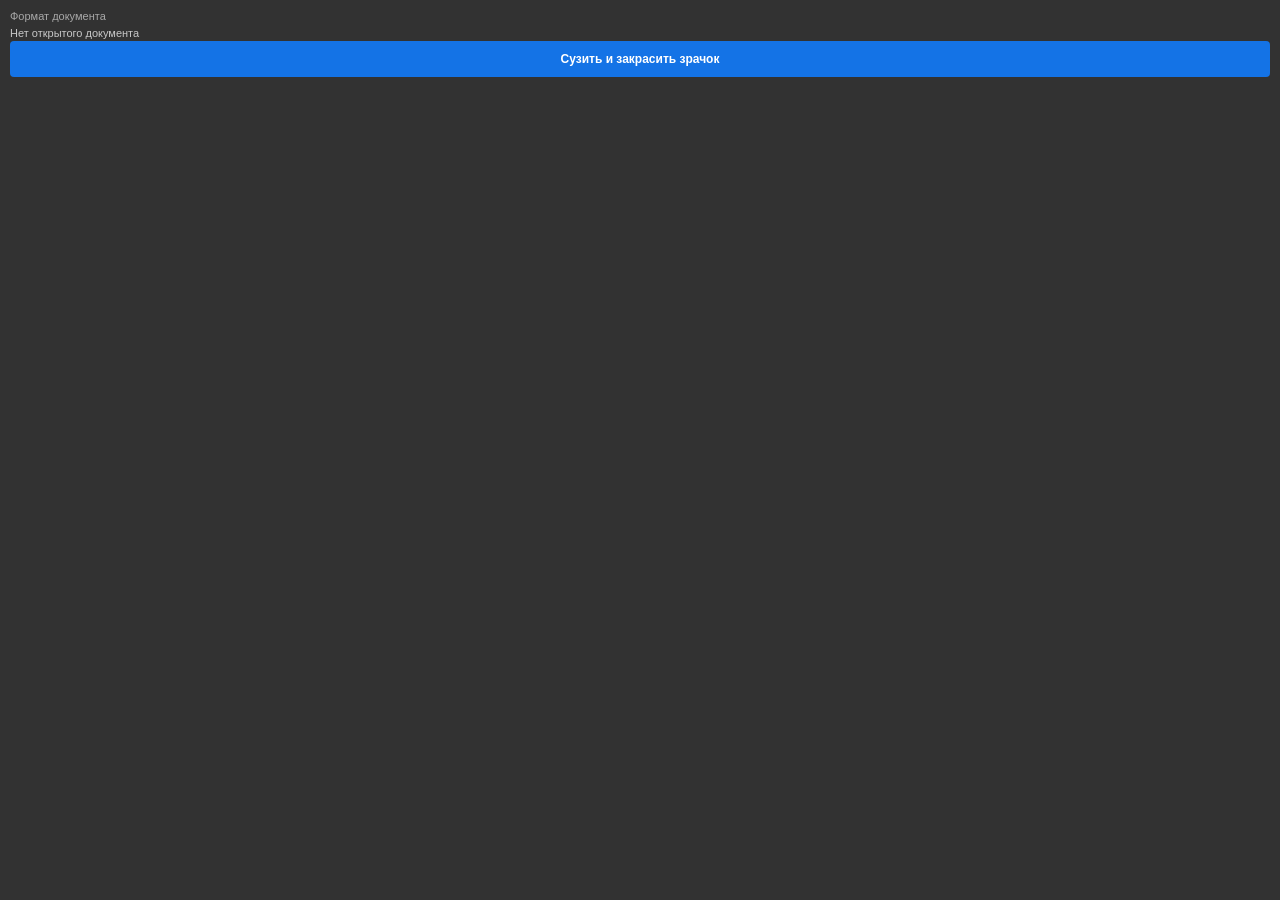
<file: IrisTools/files/IrisToolsPanel/index.html>
<!DOCTYPE html>
<html lang="ru">
<head>
<meta charset="utf-8">
<style>
  body {
    margin: 0;
    padding: 10px;
    background: #323232;
    color: #e8e8e8;
    font-family: "Adobe Clean", sans-serif;
    font-size: 12px;
  }
  .section {
    margin-bottom: 4px;
    font-size: 11px;
    color: #a8a8a8;
  }
  #fmtInfo {
    font-size: 11px;
    line-height: 15px;
    color: #c8c8c8;
  }
  sp-slider {
    width: 100%;
    margin: 10px 0 8px;
  }
  .hidden { display: none; }
  .btn {
    padding: 11px 0;
    text-align: center;
    background: #1473e6;
    border-radius: 4px;
    color: #ffffff;
    font-size: 12px;
    font-weight: 700;
  }
  .btn.disabled { opacity: 0.4; }

  #tplRow { margin-top: 8px; }
  .tpl-row {
    display: flex;
    flex-direction: row;
    margin-bottom: 5px;
  }
  .tpl {
    flex: 1;
    margin-right: 5px;
    padding: 9px 0;
    text-align: center;
    background: #3d3d3d;
    border-radius: 4px;
    color: #d8d8d8;
    font-size: 11px;
    line-height: 13px;
  }
  .tpl.last { margin-right: 0; }

  #status {
    display: none;
    margin-top: 8px;
    font-size: 11px;
    line-height: 15px;
  }
  #status.err {
    display: block;
    color: #ff6b6b;
  }
</style>
</head>
<body>

  <div class="section">Формат документа</div>
  <div id="fmtInfo">Нет открытого документа</div>

  <sp-slider id="pupilSlider" min="300" max="2200" value="900" step="2"></sp-slider>
  <div class="hidden"><span id="pupilVal">900</span></div>

  <div class="btn" id="applyBtn">Сузить и закрасить зрачок</div>

  <div id="tplRow"></div>

  <div id="status"></div>

<script src="main.js"></script>
</body>
</html>
</file>
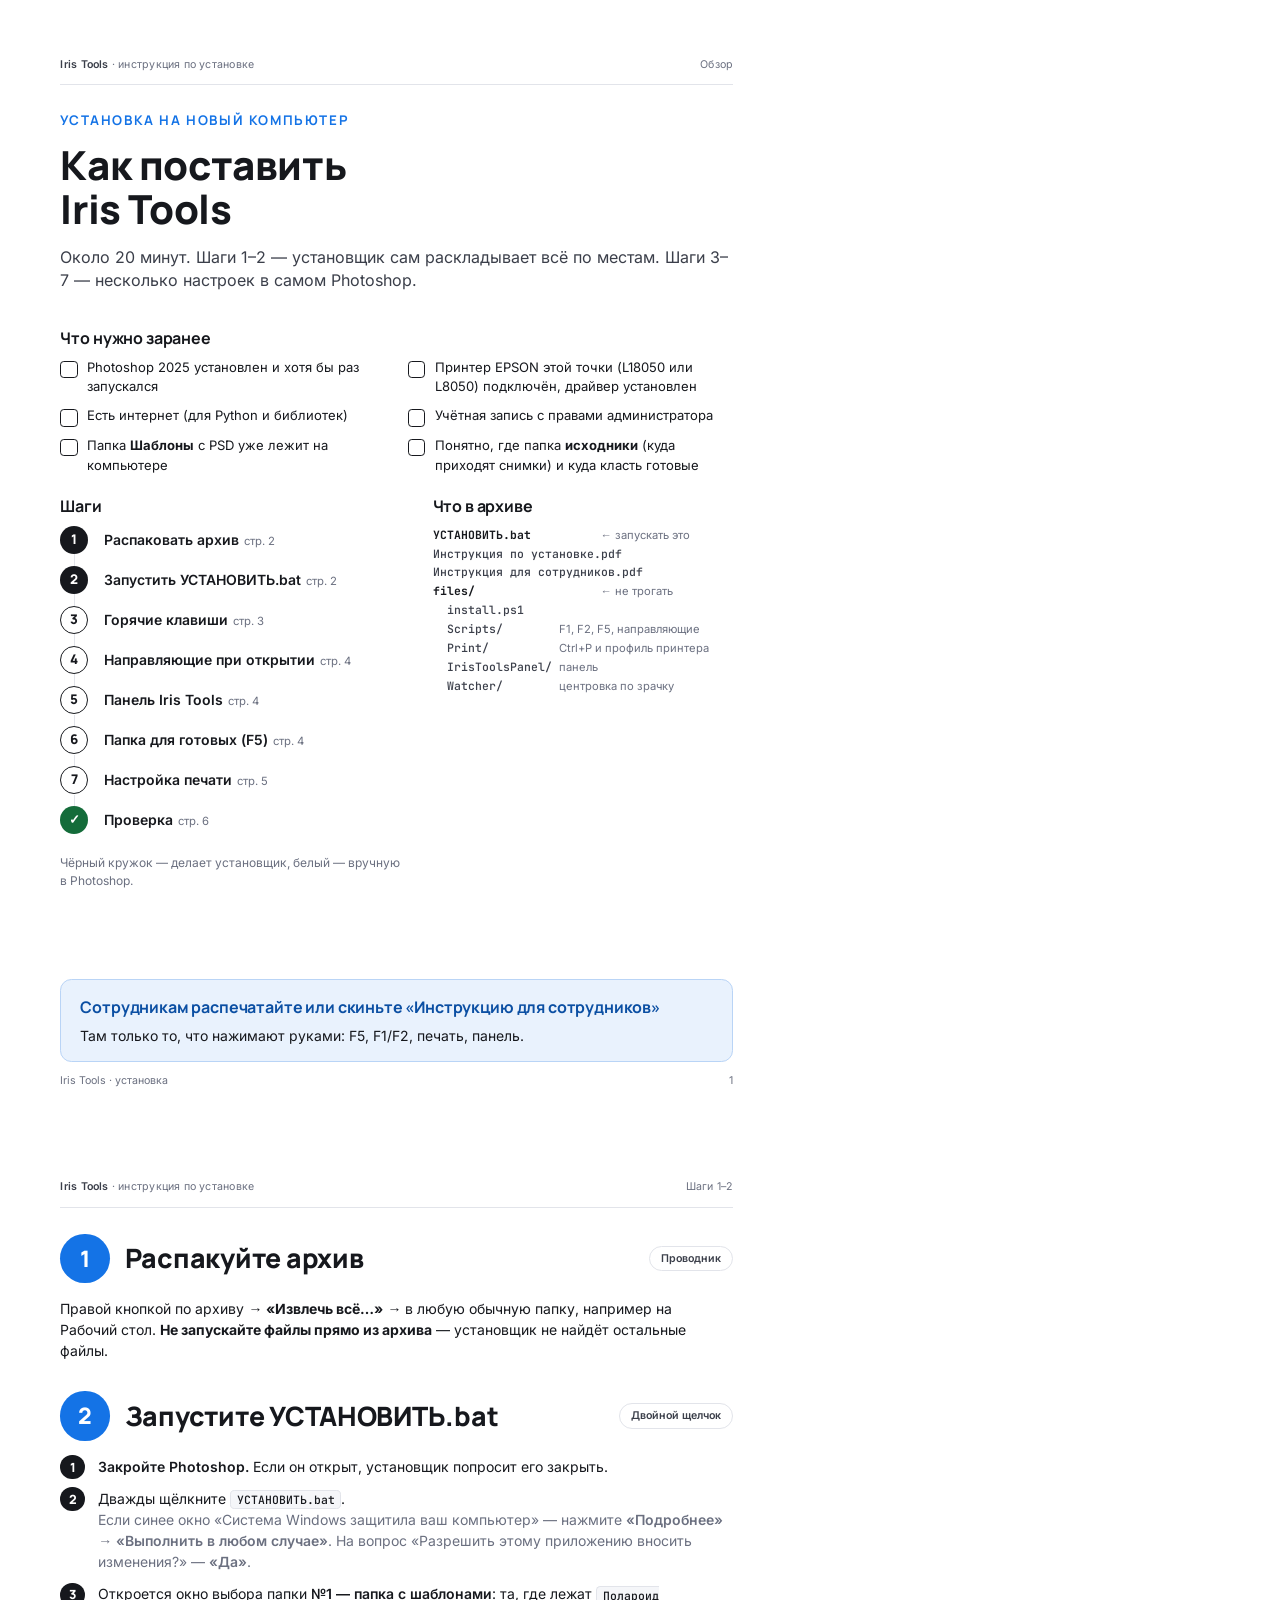
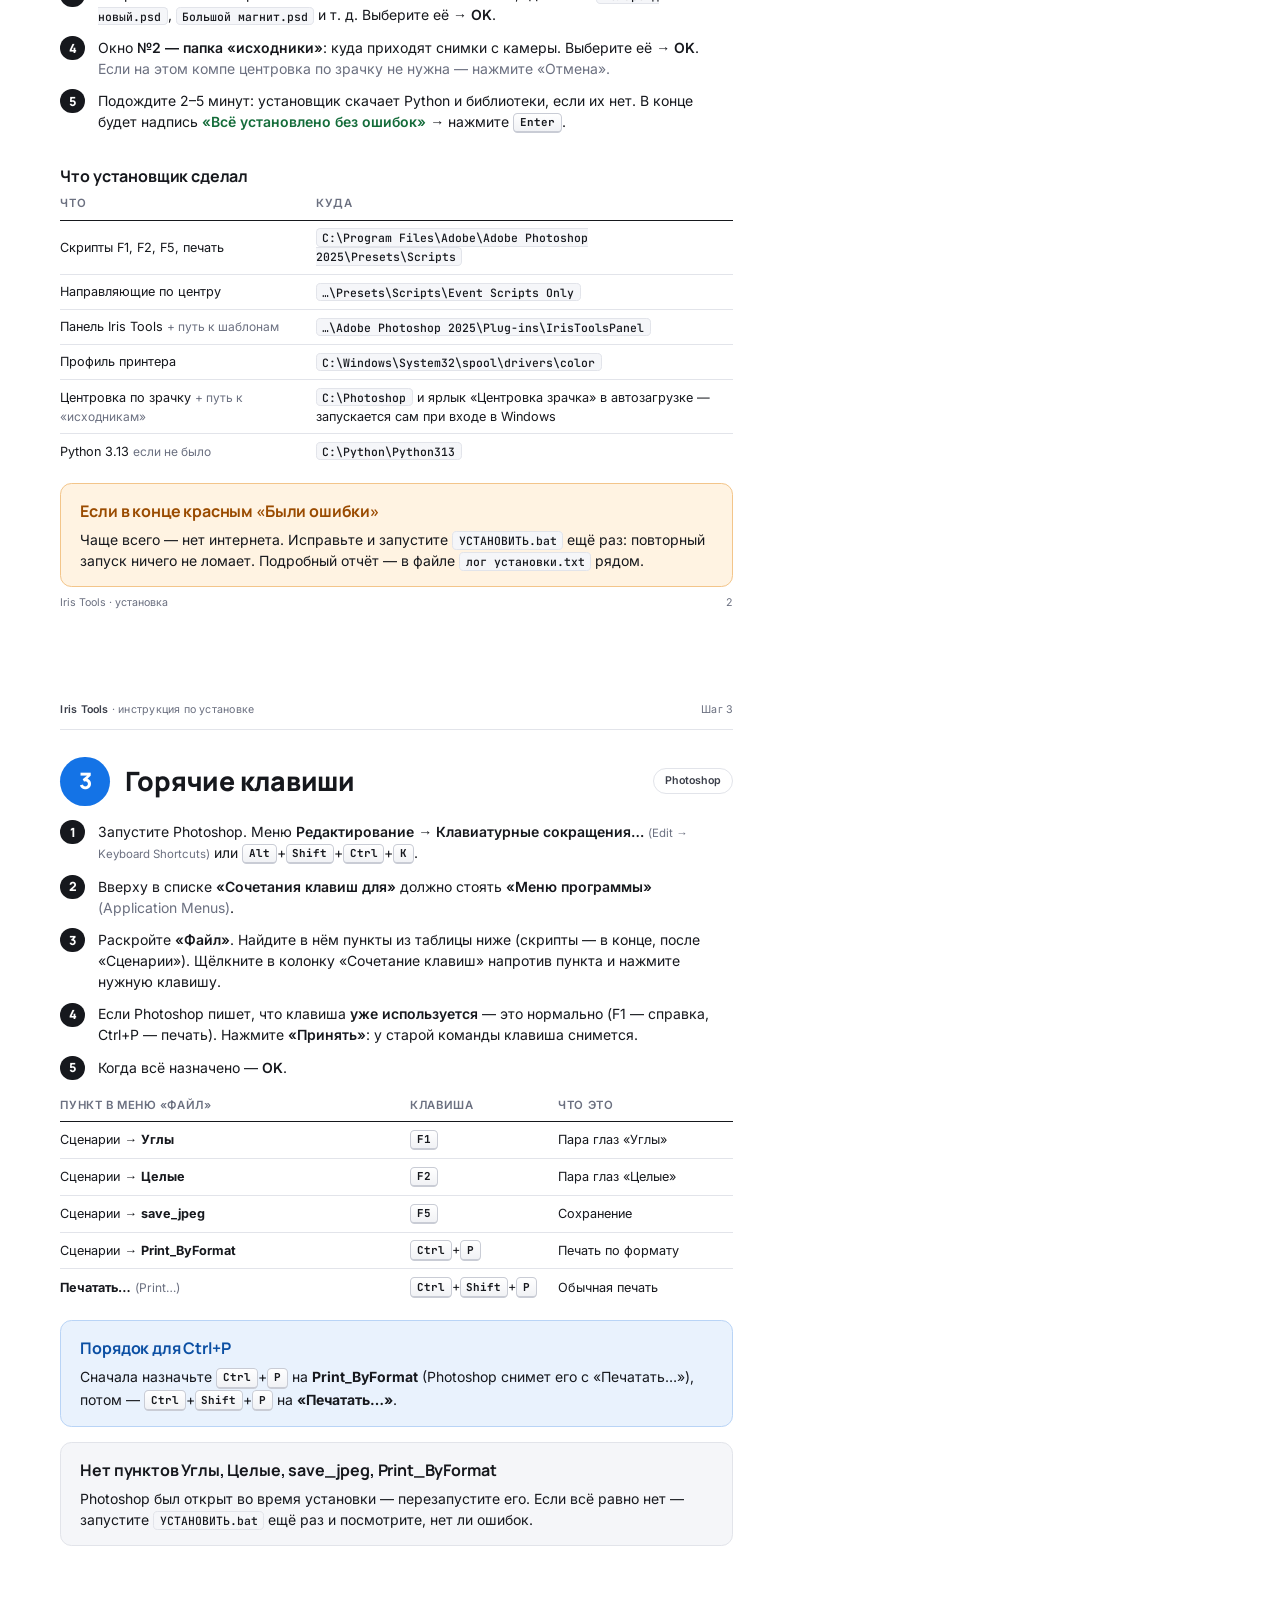
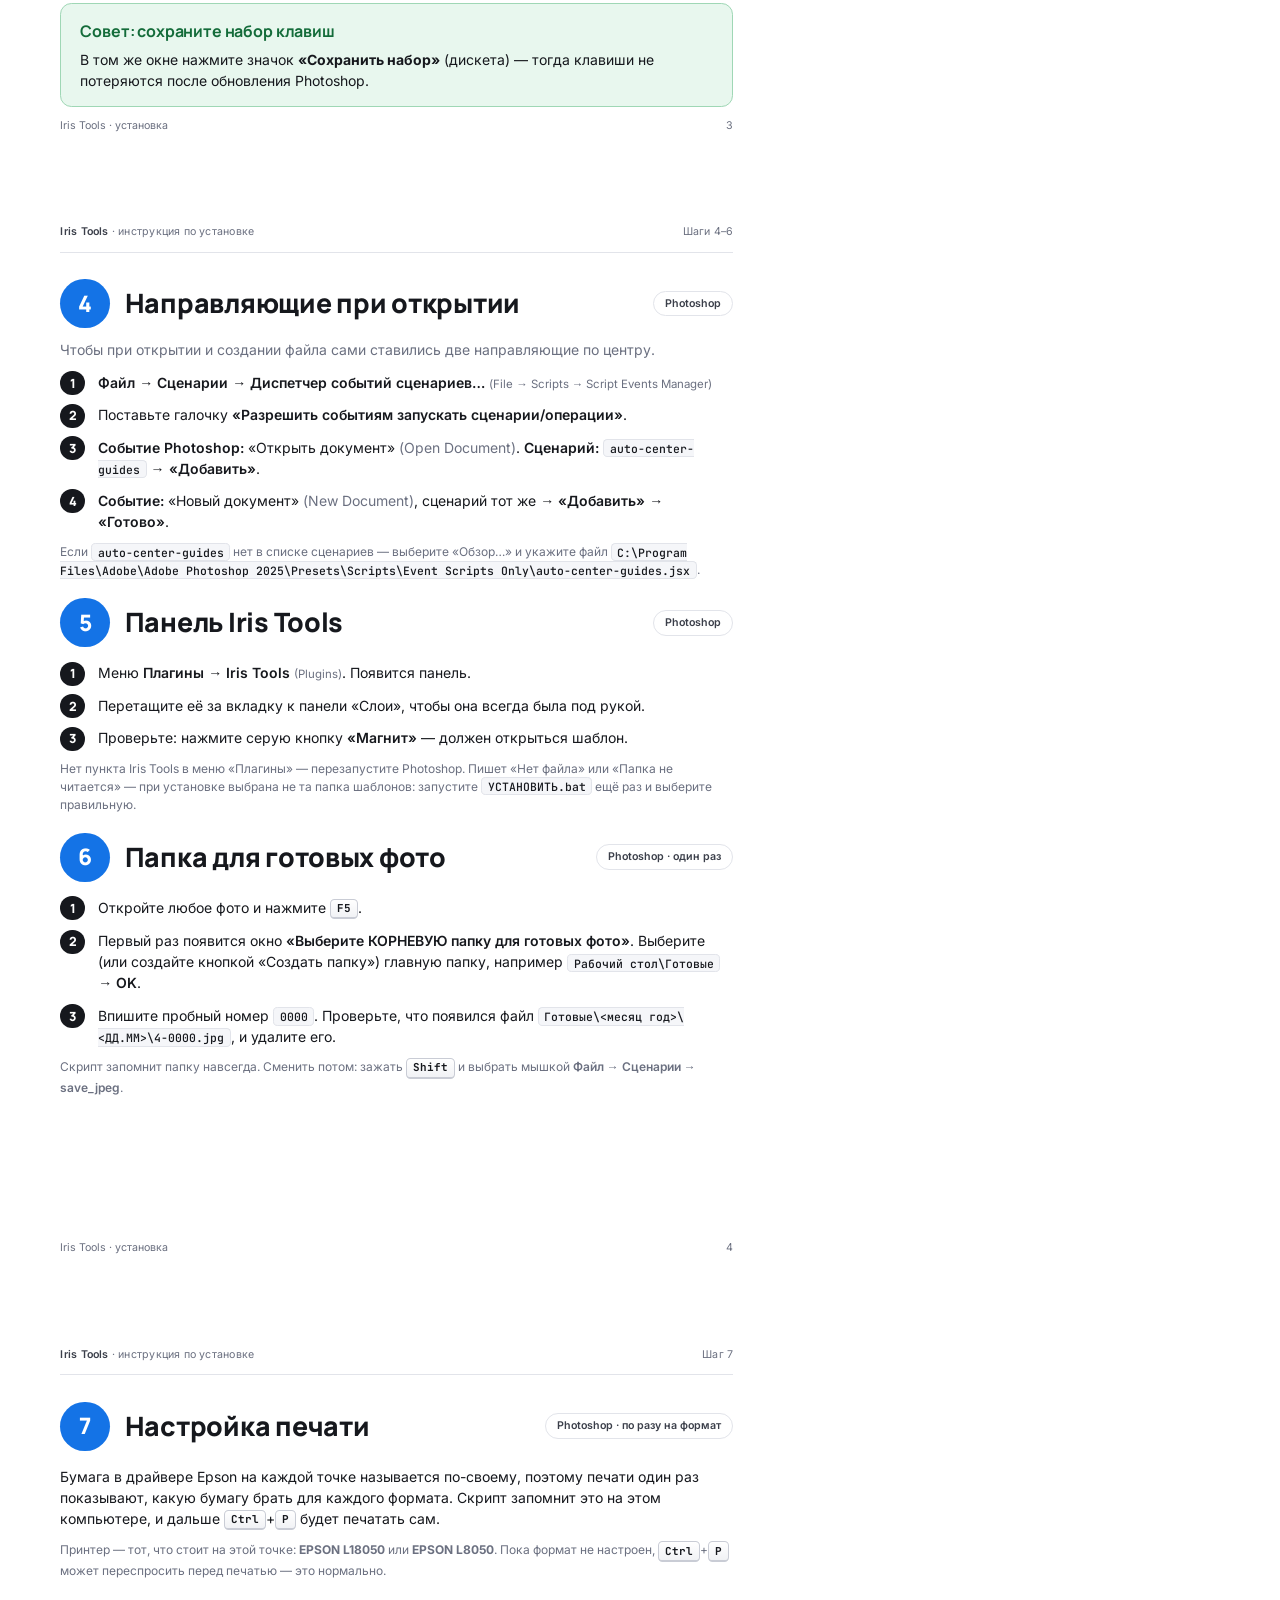
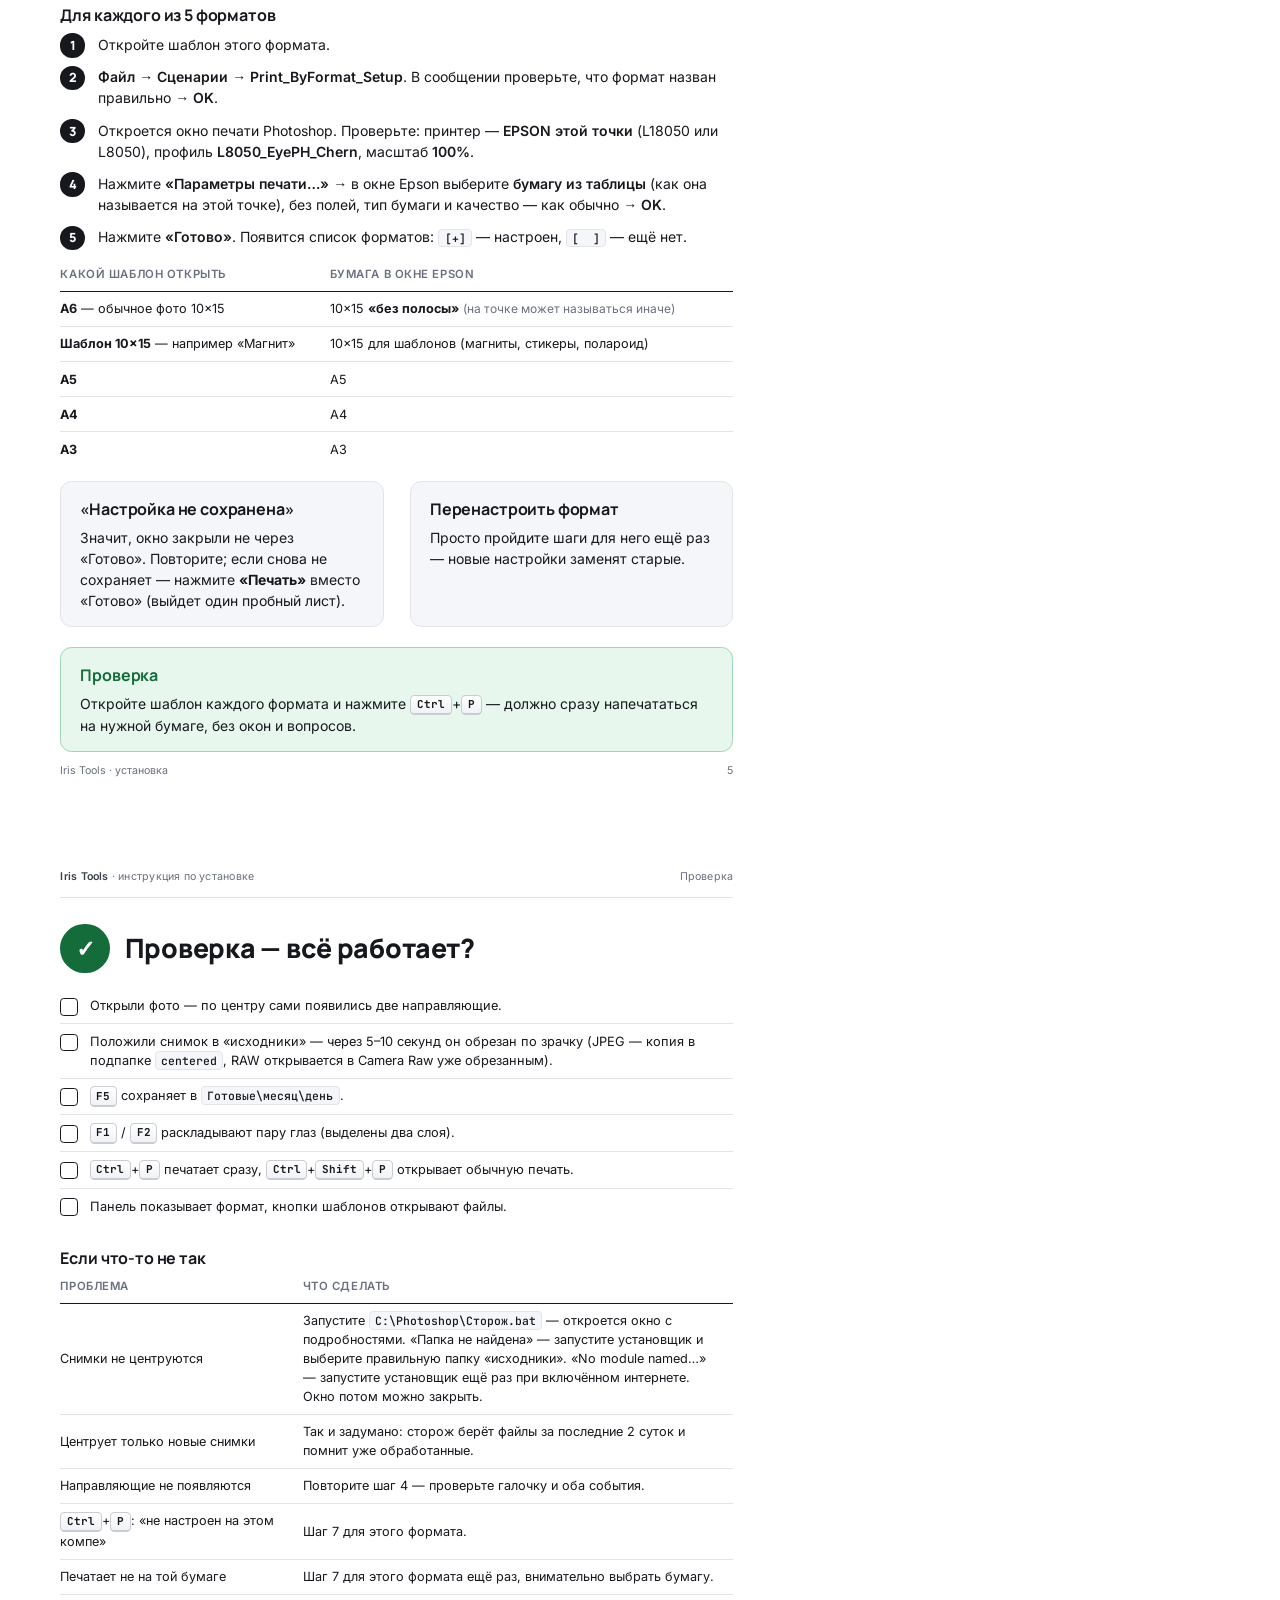
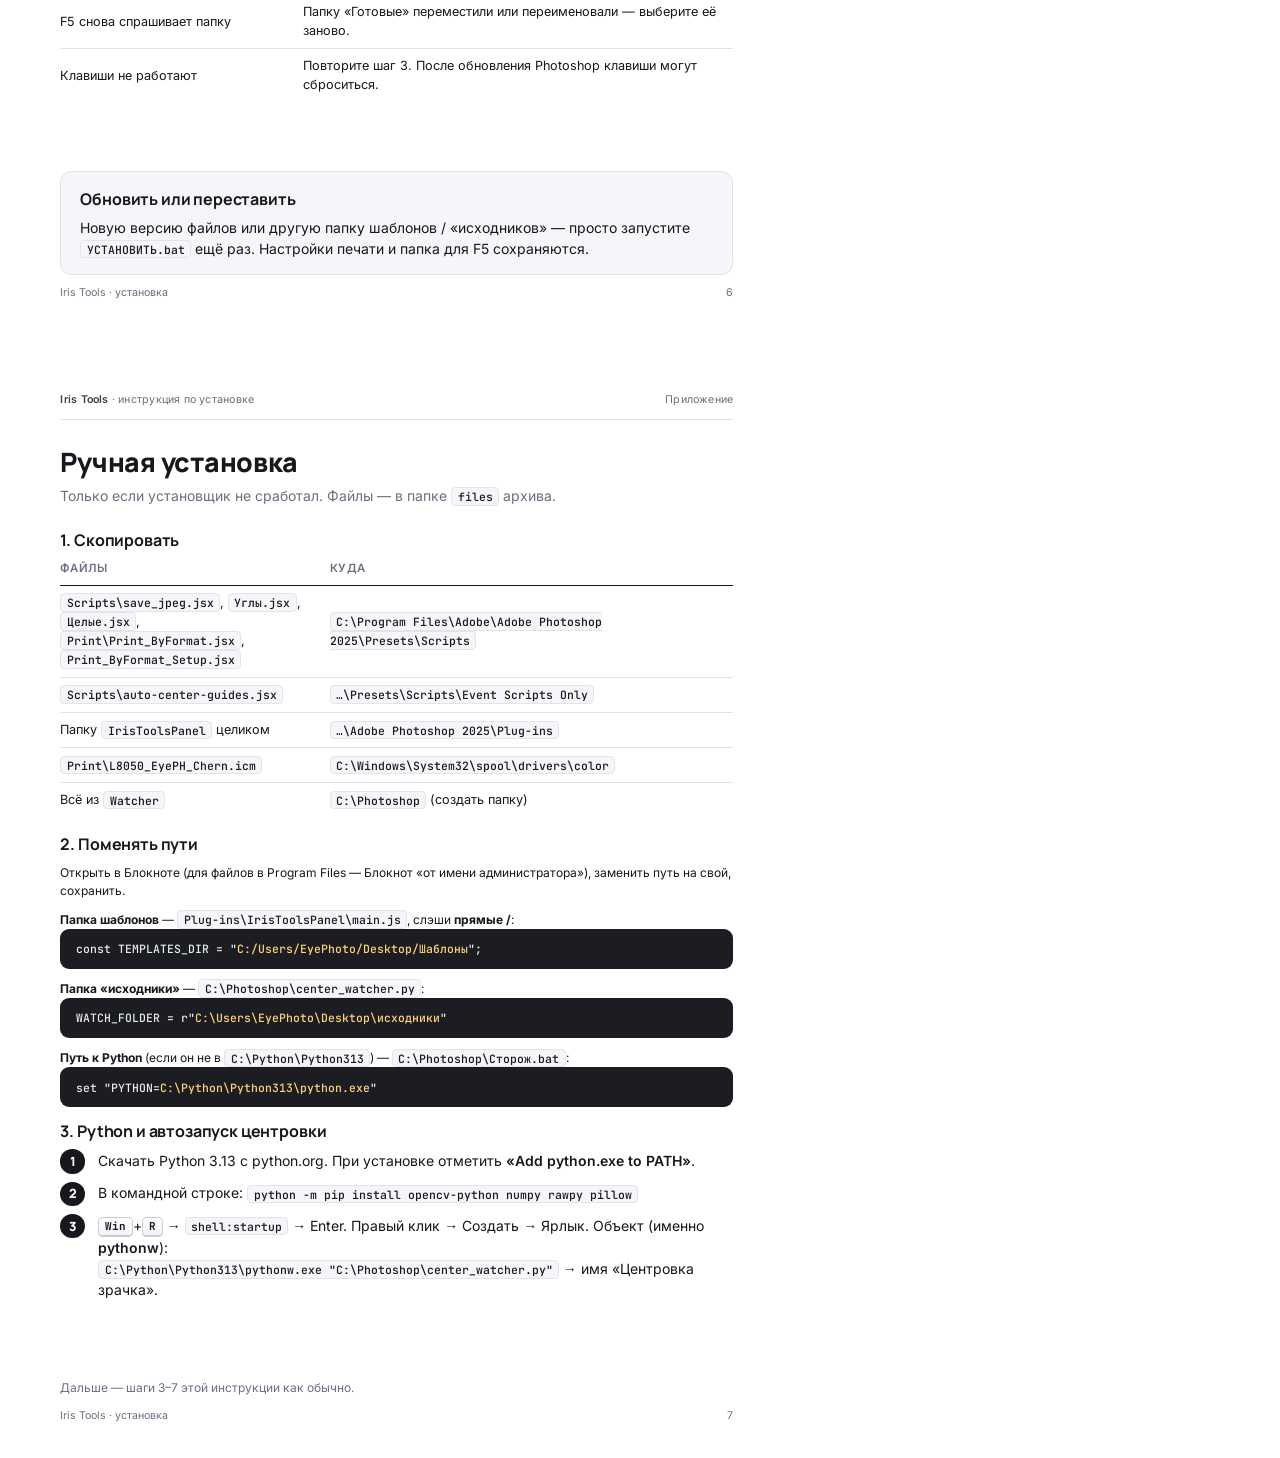
<file: docs/install.html>
<!doctype html>
<html lang="ru">
<head>
<meta charset="utf-8">
<title>Iris Tools — инструкция по установке</title>
<link rel="stylesheet" href="style.css">
<style>
  .hero .kicker {
    font-family: "Manrope", sans-serif; font-weight: 700; font-size: 10pt;
    color: var(--accent); letter-spacing: .12em; text-transform: uppercase; margin-bottom: 3mm;
  }
  .hero h1 { margin-bottom: 4mm; }

  .need { display: grid; grid-template-columns: 1fr 1fr; gap: 2.5mm 6mm; margin-bottom: 5mm; }
  .need div { display: flex; gap: 2.5mm; font-size: 9.8pt; }
  .need div::before {
    content: ""; flex: none; width: 4mm; height: 4mm; margin-top: .8mm;
    border: 1.4px solid var(--ink); border-radius: 1mm;
  }

  .road { display: flex; flex-direction: column; gap: 0; }
  .road .st { display: flex; gap: 4mm; align-items: flex-start; position: relative; padding-bottom: 3.2mm; }
  .road .st:not(:last-child)::after {
    content: ""; position: absolute; left: 3.6mm; top: 7.6mm; bottom: 0; width: 1.4px; background: var(--line);
  }
  .road .num {
    flex: none; width: 7.4mm; height: 7.4mm; border-radius: 50%; background: var(--ink); color: #fff;
    font-family: "Manrope", sans-serif; font-weight: 800; font-size: 10pt;
    display: flex; align-items: center; justify-content: center;
  }
  .road .num.pc { background: #fff; color: var(--ink); border: 1.4px solid var(--ink); }
  .road .tx { padding-top: .8mm; }
  .road .tx b { font-weight: 600; }
  .road .tx .where { font-size: 8.5pt; color: var(--muted); margin-left: 1.5mm; }

  .filetree { font-family: "JetBrains Mono", monospace; font-size: 8.6pt; line-height: 1.65; margin: 0; white-space: pre; color: var(--ink-2); }
  .filetree b { color: var(--ink); font-weight: 700; }
  .filetree i { font-style: normal; color: var(--muted); font-family: "Inter", sans-serif; font-size: 8.4pt; }

  .stephead { display: flex; align-items: center; gap: 4mm; margin-bottom: 4mm; }
  .stephead .where {
    margin-left: auto; font-size: 8pt; font-weight: 600; padding: 1mm 3mm; border-radius: 10mm;
    border: 1px solid var(--line); color: var(--ink-2); white-space: nowrap;
  }
  .block { margin-bottom: 5mm; }

  .menu { font-weight: 600; }
  .menu .en { font-weight: 400; color: var(--muted); font-size: 8.6pt; }

  .check { list-style: none; padding: 0; margin: 0 0 4mm; }
  .check li { display: flex; gap: 3mm; padding: 2mm 0; border-bottom: 1px solid var(--line); font-size: 9.6pt; }
  .check li::before {
    content: ""; flex: none; width: 4.2mm; height: 4.2mm; margin-top: .5mm;
    border: 1.4px solid var(--ink); border-radius: 1mm;
  }
  .check li:last-child { border-bottom: none; }
</style>
</head>
<body>

<!-- ======================= 1. ОБЗОР ======================= -->
<section class="page">
  <div class="runhead"><span><b>Iris Tools</b> · инструкция по установке</span><span>Обзор</span></div>

  <div class="hero" style="margin-bottom:6mm">
    <div class="kicker">Установка на новый компьютер</div>
    <h1>Как поставить<br>Iris Tools</h1>
    <p class="lead">Около 20 минут. Шаги 1–2 — установщик сам раскладывает всё по местам. Шаги 3–7 — несколько настроек в самом Photoshop.</p>
  </div>

  <h3>Что нужно заранее</h3>
  <div class="need">
    <div><span>Photoshop 2025 установлен и хотя бы раз запускался</span></div>
    <div><span>Принтер EPSON этой точки (L18050 или L8050) подключён, драйвер установлен</span></div>
    <div><span>Есть интернет (для Python и библиотек)</span></div>
    <div><span>Учётная запись с правами администратора</span></div>
    <div><span>Папка <b>Шаблоны</b> с PSD уже лежит на компьютере</span></div>
    <div><span>Понятно, где папка <b>исходники</b> (куда приходят снимки) и куда класть готовые</span></div>
  </div>

  <div class="cols">
    <div style="flex:1.15">
      <h3>Шаги</h3>
      <div class="road">
        <div class="st"><div class="num">1</div><div class="tx"><b>Распаковать архив</b><span class="where">стр. 2</span></div></div>
        <div class="st"><div class="num">2</div><div class="tx"><b>Запустить УСТАНОВИТЬ.bat</b><span class="where">стр. 2</span></div></div>
        <div class="st"><div class="num pc">3</div><div class="tx"><b>Горячие клавиши</b><span class="where">стр. 3</span></div></div>
        <div class="st"><div class="num pc">4</div><div class="tx"><b>Направляющие при открытии</b><span class="where">стр. 4</span></div></div>
        <div class="st"><div class="num pc">5</div><div class="tx"><b>Панель Iris Tools</b><span class="where">стр. 4</span></div></div>
        <div class="st"><div class="num pc">6</div><div class="tx"><b>Папка для готовых (F5)</b><span class="where">стр. 4</span></div></div>
        <div class="st"><div class="num pc">7</div><div class="tx"><b>Настройка печати</b><span class="where">стр. 5</span></div></div>
        <div class="st"><div class="num" style="background:var(--ok)">✓</div><div class="tx"><b>Проверка</b><span class="where">стр. 6</span></div></div>
      </div>
      <p class="small muted" style="margin-top:2mm">Чёрный кружок — делает установщик, белый — вручную в Photoshop.</p>
    </div>
    <div>
      <h3>Что в архиве</h3>
<pre class="filetree"><b>УСТАНОВИТЬ.bat</b>          <i>← запускать это</i>
Инструкция по установке.pdf
Инструкция для сотрудников.pdf
<b>files/</b>                  <i>← не трогать</i>
  install.ps1
  Scripts/        <i>F1, F2, F5, направляющие</i>
  Print/          <i>Ctrl+P и профиль принтера</i>
  IrisToolsPanel/ <i>панель</i>
  Watcher/        <i>центровка по зрачку</i></pre>
    </div>
  </div>

  <div class="callout info mt-auto mb0">
    <h3>Сотрудникам распечатайте или скиньте «Инструкцию для сотрудников»</h3>
    <p>Там только то, что нажимают руками: F5, F1/F2, печать, панель.</p>
  </div>
  <div class="folio"><span>Iris Tools · установка</span><span>1</span></div>
</section>

<!-- ======================= 2. УСТАНОВЩИК ======================= -->
<section class="page">
  <div class="runhead"><span><b>Iris Tools</b> · инструкция по установке</span><span>Шаги 1–2</span></div>

  <div class="block">
    <div class="stephead"><div class="step-no">1</div><h2>Распакуйте архив</h2><span class="where">Проводник</span></div>
    <p>Правой кнопкой по архиву → <b>«Извлечь всё…»</b> → в любую обычную папку, например на Рабочий стол. <b>Не запускайте файлы прямо из архива</b> — установщик не найдёт остальные файлы.</p>
  </div>

  <div class="block">
    <div class="stephead"><div class="step-no">2</div><h2>Запустите УСТАНОВИТЬ.bat</h2><span class="where">Двойной щелчок</span></div>
    <ol class="steps">
      <li><b>Закройте Photoshop.</b> Если он открыт, установщик попросит его закрыть.</li>
      <li>Дважды щёлкните <code>УСТАНОВИТЬ.bat</code>.<br>
        <span class="muted">Если синее окно «Система Windows защитила ваш компьютер» — нажмите <b>«Подробнее»</b> → <b>«Выполнить в любом случае»</b>. На вопрос «Разрешить этому приложению вносить изменения?» — <b>«Да»</b>.</span></li>
      <li>Откроется окно выбора папки <b>№1 — папка с шаблонами</b>: та, где лежат <code>Полароид новый.psd</code>, <code>Большой магнит.psd</code> и т. д. Выберите её → <b>OK</b>.</li>
      <li>Окно <b>№2 — папка «исходники»</b>: куда приходят снимки с камеры. Выберите её → <b>OK</b>.<br>
        <span class="muted">Если на этом компе центровка по зрачку не нужна — нажмите «Отмена».</span></li>
      <li>Подождите 2–5 минут: установщик скачает Python и библиотеки, если их нет. В конце будет надпись <b style="color:var(--ok)">«Всё установлено без ошибок»</b> → нажмите <span class="key">Enter</span>.</li>
    </ol>
  </div>

  <h3>Что установщик сделал</h3>
  <table class="t">
    <thead><tr><th style="width:38%">Что</th><th>Куда</th></tr></thead>
    <tbody>
      <tr><td>Скрипты F1, F2, F5, печать</td><td><code>C:\Program Files\Adobe\Adobe Photoshop 2025\Presets\Scripts</code></td></tr>
      <tr><td>Направляющие по центру</td><td><code>…\Presets\Scripts\Event Scripts Only</code></td></tr>
      <tr><td>Панель Iris Tools <span class="muted small">+ путь к шаблонам</span></td><td><code>…\Adobe Photoshop 2025\Plug-ins\IrisToolsPanel</code></td></tr>
      <tr><td>Профиль принтера</td><td><code>C:\Windows\System32\spool\drivers\color</code></td></tr>
      <tr><td>Центровка по зрачку <span class="muted small">+ путь к «исходникам»</span></td><td><code>C:\Photoshop</code> и ярлык «Центровка зрачка» в автозагрузке — запускается сам при входе в Windows</td></tr>
      <tr><td>Python 3.13 <span class="muted small">если не было</span></td><td><code>C:\Python\Python313</code></td></tr>
    </tbody>
  </table>

  <div class="callout important mt-auto mb0">
    <h3>Если в конце красным «Были ошибки»</h3>
    <p>Чаще всего — нет интернета. Исправьте и запустите <code>УСТАНОВИТЬ.bat</code> ещё раз: повторный запуск ничего не ломает. Подробный отчёт — в файле <code>лог установки.txt</code> рядом.</p>
  </div>
  <div class="folio"><span>Iris Tools · установка</span><span>2</span></div>
</section>

<!-- ======================= 3. ГОРЯЧИЕ КЛАВИШИ ======================= -->
<section class="page">
  <div class="runhead"><span><b>Iris Tools</b> · инструкция по установке</span><span>Шаг 3</span></div>

  <div class="stephead"><div class="step-no">3</div><h2>Горячие клавиши</h2><span class="where">Photoshop</span></div>

  <ol class="steps">
    <li>Запустите Photoshop. Меню <span class="menu">Редактирование → Клавиатурные сокращения… <span class="en">(Edit → Keyboard Shortcuts)</span></span> или <span class="key">Alt</span>+<span class="key">Shift</span>+<span class="key">Ctrl</span>+<span class="key">K</span>.</li>
    <li>Вверху в списке <b>«Сочетания клавиш для»</b> должно стоять <b>«Меню программы»</b> <span class="muted">(Application Menus)</span>.</li>
    <li>Раскройте <b>«Файл»</b>. Найдите в нём пункты из таблицы ниже (скрипты — в конце, после «Сценарии»). Щёлкните в колонку «Сочетание клавиш» напротив пункта и нажмите нужную клавишу.</li>
    <li>Если Photoshop пишет, что клавиша <b>уже используется</b> — это нормально (F1 — справка, Ctrl+P — печать). Нажмите <b>«Принять»</b>: у старой команды клавиша снимется.</li>
    <li>Когда всё назначено — <b>OK</b>.</li>
  </ol>

  <table class="t" style="margin-top:2mm">
    <thead><tr><th style="width:52%">Пункт в меню «Файл»</th><th style="width:22%">Клавиша</th><th>Что это</th></tr></thead>
    <tbody>
      <tr><td>Сценарии → <b>Углы</b></td><td><span class="key">F1</span></td><td>Пара глаз «Углы»</td></tr>
      <tr><td>Сценарии → <b>Целые</b></td><td><span class="key">F2</span></td><td>Пара глаз «Целые»</td></tr>
      <tr><td>Сценарии → <b>save_jpeg</b></td><td><span class="key">F5</span></td><td>Сохранение</td></tr>
      <tr><td>Сценарии → <b>Print_ByFormat</b></td><td><span class="key">Ctrl</span>+<span class="key">P</span></td><td>Печать по формату</td></tr>
      <tr><td><b>Печатать…</b> <span class="muted small">(Print…)</span></td><td><span class="key">Ctrl</span>+<span class="key">Shift</span>+<span class="key">P</span></td><td>Обычная печать</td></tr>
    </tbody>
  </table>

  <div class="callout info">
    <h3>Порядок для Ctrl+P</h3>
    <p>Сначала назначьте <span class="key">Ctrl</span>+<span class="key">P</span> на <b>Print_ByFormat</b> (Photoshop снимет его с «Печатать…»), потом — <span class="key">Ctrl</span>+<span class="key">Shift</span>+<span class="key">P</span> на <b>«Печатать…»</b>.</p>
  </div>

  <div class="callout">
    <h3>Нет пунктов Углы, Целые, save_jpeg, Print_ByFormat</h3>
    <p>Photoshop был открыт во время установки — перезапустите его. Если всё равно нет — запустите <code>УСТАНОВИТЬ.bat</code> ещё раз и посмотрите, нет ли ошибок.</p>
  </div>

  <div class="callout good mt-auto mb0">
    <h3>Совет: сохраните набор клавиш</h3>
    <p>В том же окне нажмите значок <b>«Сохранить набор»</b> (дискета) — тогда клавиши не потеряются после обновления Photoshop.</p>
  </div>
  <div class="folio"><span>Iris Tools · установка</span><span>3</span></div>
</section>

<!-- ======================= 4. СОБЫТИЯ, ПАНЕЛЬ, F5 ======================= -->
<section class="page">
  <div class="runhead"><span><b>Iris Tools</b> · инструкция по установке</span><span>Шаги 4–6</span></div>

  <div class="block">
    <div class="stephead"><div class="step-no">4</div><h2>Направляющие при открытии</h2><span class="where">Photoshop</span></div>
    <p class="muted" style="margin-top:-1mm">Чтобы при открытии и создании файла сами ставились две направляющие по центру.</p>
    <ol class="steps">
      <li><span class="menu">Файл → Сценарии → Диспетчер событий сценариев… <span class="en">(File → Scripts → Script Events Manager)</span></span></li>
      <li>Поставьте галочку <b>«Разрешить событиям запускать сценарии/операции»</b>.</li>
      <li><b>Событие Photoshop:</b> «Открыть документ» <span class="muted">(Open Document)</span>. <b>Сценарий:</b> <code>auto-center-guides</code> → <b>«Добавить»</b>.</li>
      <li><b>Событие:</b> «Новый документ» <span class="muted">(New Document)</span>, сценарий тот же → <b>«Добавить»</b> → <b>«Готово»</b>.</li>
    </ol>
    <p class="small muted mb0">Если <code>auto-center-guides</code> нет в списке сценариев — выберите «Обзор…» и укажите файл <code>C:\Program Files\Adobe\Adobe Photoshop 2025\Presets\Scripts\Event Scripts Only\auto-center-guides.jsx</code>.</p>
  </div>

  <div class="block">
    <div class="stephead"><div class="step-no">5</div><h2>Панель Iris Tools</h2><span class="where">Photoshop</span></div>
    <ol class="steps">
      <li>Меню <span class="menu">Плагины → Iris Tools <span class="en">(Plugins)</span></span>. Появится панель.</li>
      <li>Перетащите её за вкладку к панели «Слои», чтобы она всегда была под рукой.</li>
      <li>Проверьте: нажмите серую кнопку <b>«Магнит»</b> — должен открыться шаблон.</li>
    </ol>
    <p class="small muted mb0">Нет пункта Iris Tools в меню «Плагины» — перезапустите Photoshop. Пишет «Нет файла» или «Папка не читается» — при установке выбрана не та папка шаблонов: запустите <code>УСТАНОВИТЬ.bat</code> ещё раз и выберите правильную.</p>
  </div>

  <div class="block mb0">
    <div class="stephead"><div class="step-no">6</div><h2>Папка для готовых фото</h2><span class="where">Photoshop · один раз</span></div>
    <ol class="steps">
      <li>Откройте любое фото и нажмите <span class="key">F5</span>.</li>
      <li>Первый раз появится окно <b>«Выберите КОРНЕВУЮ папку для готовых фото»</b>. Выберите (или создайте кнопкой «Создать папку») главную папку, например <code>Рабочий стол\Готовые</code> → <b>OK</b>.</li>
      <li>Впишите пробный номер <code>0000</code>. Проверьте, что появился файл <code>Готовые\&lt;месяц год&gt;\&lt;ДД.ММ&gt;\4-0000.jpg</code>, и удалите его.</li>
    </ol>
    <p class="small muted mb0">Скрипт запомнит папку навсегда. Сменить потом: зажать <span class="key">Shift</span> и выбрать мышкой <span class="menu">Файл → Сценарии → save_jpeg</span>.</p>
  </div>
  <div class="folio"><span>Iris Tools · установка</span><span>4</span></div>
</section>

<!-- ======================= 5. ПЕЧАТЬ ======================= -->
<section class="page">
  <div class="runhead"><span><b>Iris Tools</b> · инструкция по установке</span><span>Шаг 7</span></div>

  <div class="stephead"><div class="step-no">7</div><h2>Настройка печати</h2><span class="where">Photoshop · по разу на формат</span></div>

  <p>Бумага в драйвере Epson на каждой точке называется по-своему, поэтому печати один раз показывают, какую бумагу брать для каждого формата. Скрипт запомнит это на этом компьютере, и дальше <span class="key">Ctrl</span>+<span class="key">P</span> будет печатать сам.</p>

  <p class="small muted">Принтер — тот, что стоит на этой точке: <b>EPSON L18050</b> или <b>EPSON L8050</b>. Пока формат не настроен, <span class="key">Ctrl</span>+<span class="key">P</span> может переспросить перед печатью — это нормально.</p>

  <h3 style="margin-top:3mm">Для каждого из 5 форматов</h3>
  <ol class="steps">
    <li>Откройте шаблон этого формата.</li>
    <li><span class="menu">Файл → Сценарии → Print_ByFormat_Setup</span>. В сообщении проверьте, что формат назван правильно → <b>OK</b>.</li>
    <li>Откроется окно печати Photoshop. Проверьте: принтер — <b>EPSON этой точки</b> (L18050 или L8050), профиль <b>L8050_EyePH_Chern</b>, масштаб <b>100%</b>.</li>
    <li>Нажмите <b>«Параметры печати…»</b> → в окне Epson выберите <b>бумагу из таблицы</b> (как она называется на этой точке), без полей, тип бумаги и качество — как обычно → <b>OK</b>.</li>
    <li>Нажмите <b>«Готово»</b>. Появится список форматов: <code>[+]</code> — настроен, <code>[&nbsp;&nbsp;]</code> — ещё нет.</li>
  </ol>

  <table class="t" style="margin-top:2mm">
    <thead><tr><th style="width:40%">Какой шаблон открыть</th><th>Бумага в окне Epson</th></tr></thead>
    <tbody>
      <tr><td><b>A6</b> — обычное фото 10×15</td><td>10×15 <b>«без полосы»</b> <span class="muted small">(на точке может называться иначе)</span></td></tr>
      <tr><td><b>Шаблон 10×15</b> — например «Магнит»</td><td>10×15 для шаблонов (магниты, стикеры, полароид)</td></tr>
      <tr><td><b>A5</b></td><td>A5</td></tr>
      <tr><td><b>A4</b></td><td>A4</td></tr>
      <tr><td><b>A3</b></td><td>A3</td></tr>
    </tbody>
  </table>

  <div class="cols">
    <div class="callout">
      <h3>«Настройка не сохранена»</h3>
      <p>Значит, окно закрыли не через «Готово». Повторите; если снова не сохраняет — нажмите <b>«Печать»</b> вместо «Готово» (выйдет один пробный лист).</p>
    </div>
    <div class="callout">
      <h3>Перенастроить формат</h3>
      <p>Просто пройдите шаги для него ещё раз — новые настройки заменят старые.</p>
    </div>
  </div>

  <div class="callout good mt-auto mb0">
    <h3>Проверка</h3>
    <p>Откройте шаблон каждого формата и нажмите <span class="key">Ctrl</span>+<span class="key">P</span> — должно сразу напечататься на нужной бумаге, без окон и вопросов.</p>
  </div>
  <div class="folio"><span>Iris Tools · установка</span><span>5</span></div>
</section>

<!-- ======================= 6. ПРОВЕРКА И ПРОБЛЕМЫ ======================= -->
<section class="page">
  <div class="runhead"><span><b>Iris Tools</b> · инструкция по установке</span><span>Проверка</span></div>

  <div class="stephead"><div class="step-no" style="background:var(--ok)">✓</div><h2>Проверка — всё работает?</h2></div>
  <ul class="check">
    <li><span>Открыли фото — по центру сами появились две направляющие.</span></li>
    <li><span>Положили снимок в «исходники» — через 5–10 секунд он обрезан по зрачку (JPEG — копия в подпапке <code>centered</code>, RAW открывается в Camera Raw уже обрезанным).</span></li>
    <li><span><span class="key">F5</span> сохраняет в <code>Готовые\месяц\день</code>.</span></li>
    <li><span><span class="key">F1</span> / <span class="key">F2</span> раскладывают пару глаз (выделены два слоя).</span></li>
    <li><span><span class="key">Ctrl</span>+<span class="key">P</span> печатает сразу, <span class="key">Ctrl</span>+<span class="key">Shift</span>+<span class="key">P</span> открывает обычную печать.</span></li>
    <li><span>Панель показывает формат, кнопки шаблонов открывают файлы.</span></li>
  </ul>

  <h3 style="margin-top:2mm">Если что-то не так</h3>
  <table class="t">
    <thead><tr><th style="width:36%">Проблема</th><th>Что сделать</th></tr></thead>
    <tbody>
      <tr><td>Снимки не центруются</td><td>Запустите <code>C:\Photoshop\Сторож.bat</code> — откроется окно с подробностями. «Папка не найдена» — запустите установщик и выберите правильную папку «исходники». «No module named…» — запустите установщик ещё раз при включённом интернете. Окно потом можно закрыть.</td></tr>
      <tr><td>Центрует только новые снимки</td><td>Так и задумано: сторож берёт файлы за последние 2 суток и помнит уже обработанные.</td></tr>
      <tr><td>Направляющие не появляются</td><td>Повторите шаг 4 — проверьте галочку и оба события.</td></tr>
      <tr><td><span class="key">Ctrl</span>+<span class="key">P</span>: «не настроен на этом компе»</td><td>Шаг 7 для этого формата.</td></tr>
      <tr><td>Печатает не на той бумаге</td><td>Шаг 7 для этого формата ещё раз, внимательно выбрать бумагу.</td></tr>
      <tr><td>F5 снова спрашивает папку</td><td>Папку «Готовые» переместили или переименовали — выберите её заново.</td></tr>
      <tr><td>Клавиши не работают</td><td>Повторите шаг 3. После обновления Photoshop клавиши могут сброситься.</td></tr>
    </tbody>
  </table>

  <div class="callout mt-auto mb0">
    <h3>Обновить или переставить</h3>
    <p>Новую версию файлов или другую папку шаблонов / «исходников» — просто запустите <code>УСТАНОВИТЬ.bat</code> ещё раз. Настройки печати и папка для F5 сохраняются.</p>
  </div>
  <div class="folio"><span>Iris Tools · установка</span><span>6</span></div>
</section>

<!-- ======================= 7. ВРУЧНУЮ ======================= -->
<section class="page">
  <div class="runhead"><span><b>Iris Tools</b> · инструкция по установке</span><span>Приложение</span></div>

  <h2 style="margin-bottom:2mm">Ручная установка</h2>
  <p class="muted">Только если установщик не сработал. Файлы — в папке <code>files</code> архива.</p>

  <h3 style="margin-top:3mm">1. Скопировать</h3>
  <table class="t">
    <thead><tr><th style="width:40%">Файлы</th><th>Куда</th></tr></thead>
    <tbody>
      <tr><td><code>Scripts\save_jpeg.jsx</code>, <code>Углы.jsx</code>, <code>Целые.jsx</code>,<br><code>Print\Print_ByFormat.jsx</code>, <code>Print_ByFormat_Setup.jsx</code></td><td><code>C:\Program Files\Adobe\Adobe Photoshop 2025\Presets\Scripts</code></td></tr>
      <tr><td><code>Scripts\auto-center-guides.jsx</code></td><td><code>…\Presets\Scripts\Event Scripts Only</code></td></tr>
      <tr><td>Папку <code>IrisToolsPanel</code> целиком</td><td><code>…\Adobe Photoshop 2025\Plug-ins</code></td></tr>
      <tr><td><code>Print\L8050_EyePH_Chern.icm</code></td><td><code>C:\Windows\System32\spool\drivers\color</code></td></tr>
      <tr><td>Всё из <code>Watcher</code></td><td><code>C:\Photoshop</code> (создать папку)</td></tr>
    </tbody>
  </table>

  <h3>2. Поменять пути</h3>
  <p class="small">Открыть в Блокноте (для файлов в Program Files — Блокнот «от имени администратора»), заменить путь на свой, сохранить.</p>
  <p class="small mb0"><b>Папка шаблонов</b> — <code>Plug-ins\IrisToolsPanel\main.js</code>, слэши <b>прямые /</b>:</p>
<pre class="code">const TEMPLATES_DIR = "<span class="hl">C:/Users/EyePhoto/Desktop/Шаблоны</span>";</pre>
  <p class="small mb0"><b>Папка «исходники»</b> — <code>C:\Photoshop\center_watcher.py</code>:</p>
<pre class="code">WATCH_FOLDER = r"<span class="hl">C:\Users\EyePhoto\Desktop\исходники</span>"</pre>
  <p class="small mb0"><b>Путь к Python</b> (если он не в <code>C:\Python\Python313</code>) — <code>C:\Photoshop\Сторож.bat</code>:</p>
<pre class="code">set "PYTHON=<span class="hl">C:\Python\Python313\python.exe</span>"</pre>

  <h3>3. Python и автозапуск центровки</h3>
  <ol class="steps">
    <li>Скачать Python 3.13 с python.org. При установке отметить <b>«Add python.exe to PATH»</b>.</li>
    <li>В командной строке: <code>python -m pip install opencv-python numpy rawpy pillow</code></li>
    <li><span class="key">Win</span>+<span class="key">R</span> → <code>shell:startup</code> → Enter. Правый клик → Создать → Ярлык. Объект (именно <b>pythonw</b>):<br><code>C:\Python\Python313\pythonw.exe "C:\Photoshop\center_watcher.py"</code> → имя «Центровка зрачка».</li>
  </ol>

  <p class="small muted mt-auto mb0">Дальше — шаги 3–7 этой инструкции как обычно.</p>
  <div class="folio"><span>Iris Tools · установка</span><span>7</span></div>
</section>

</body>
</html>
</file>
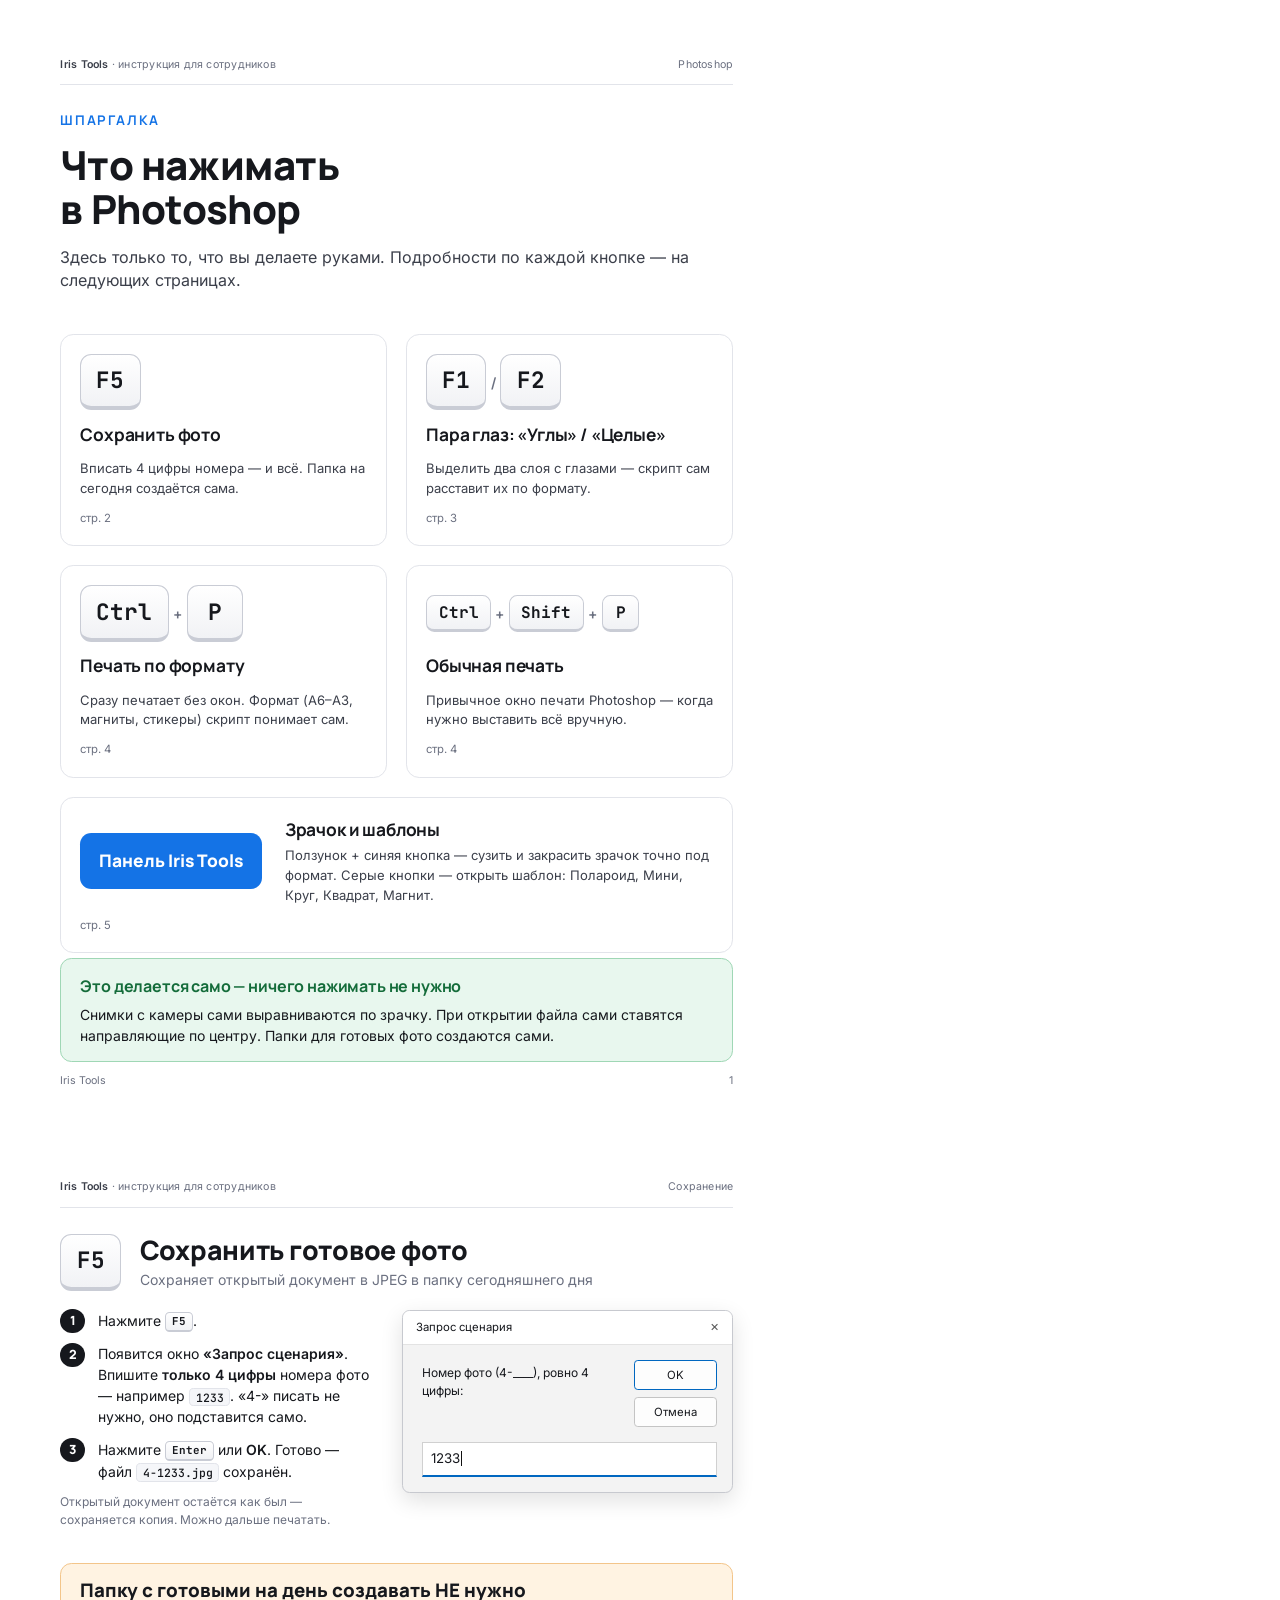
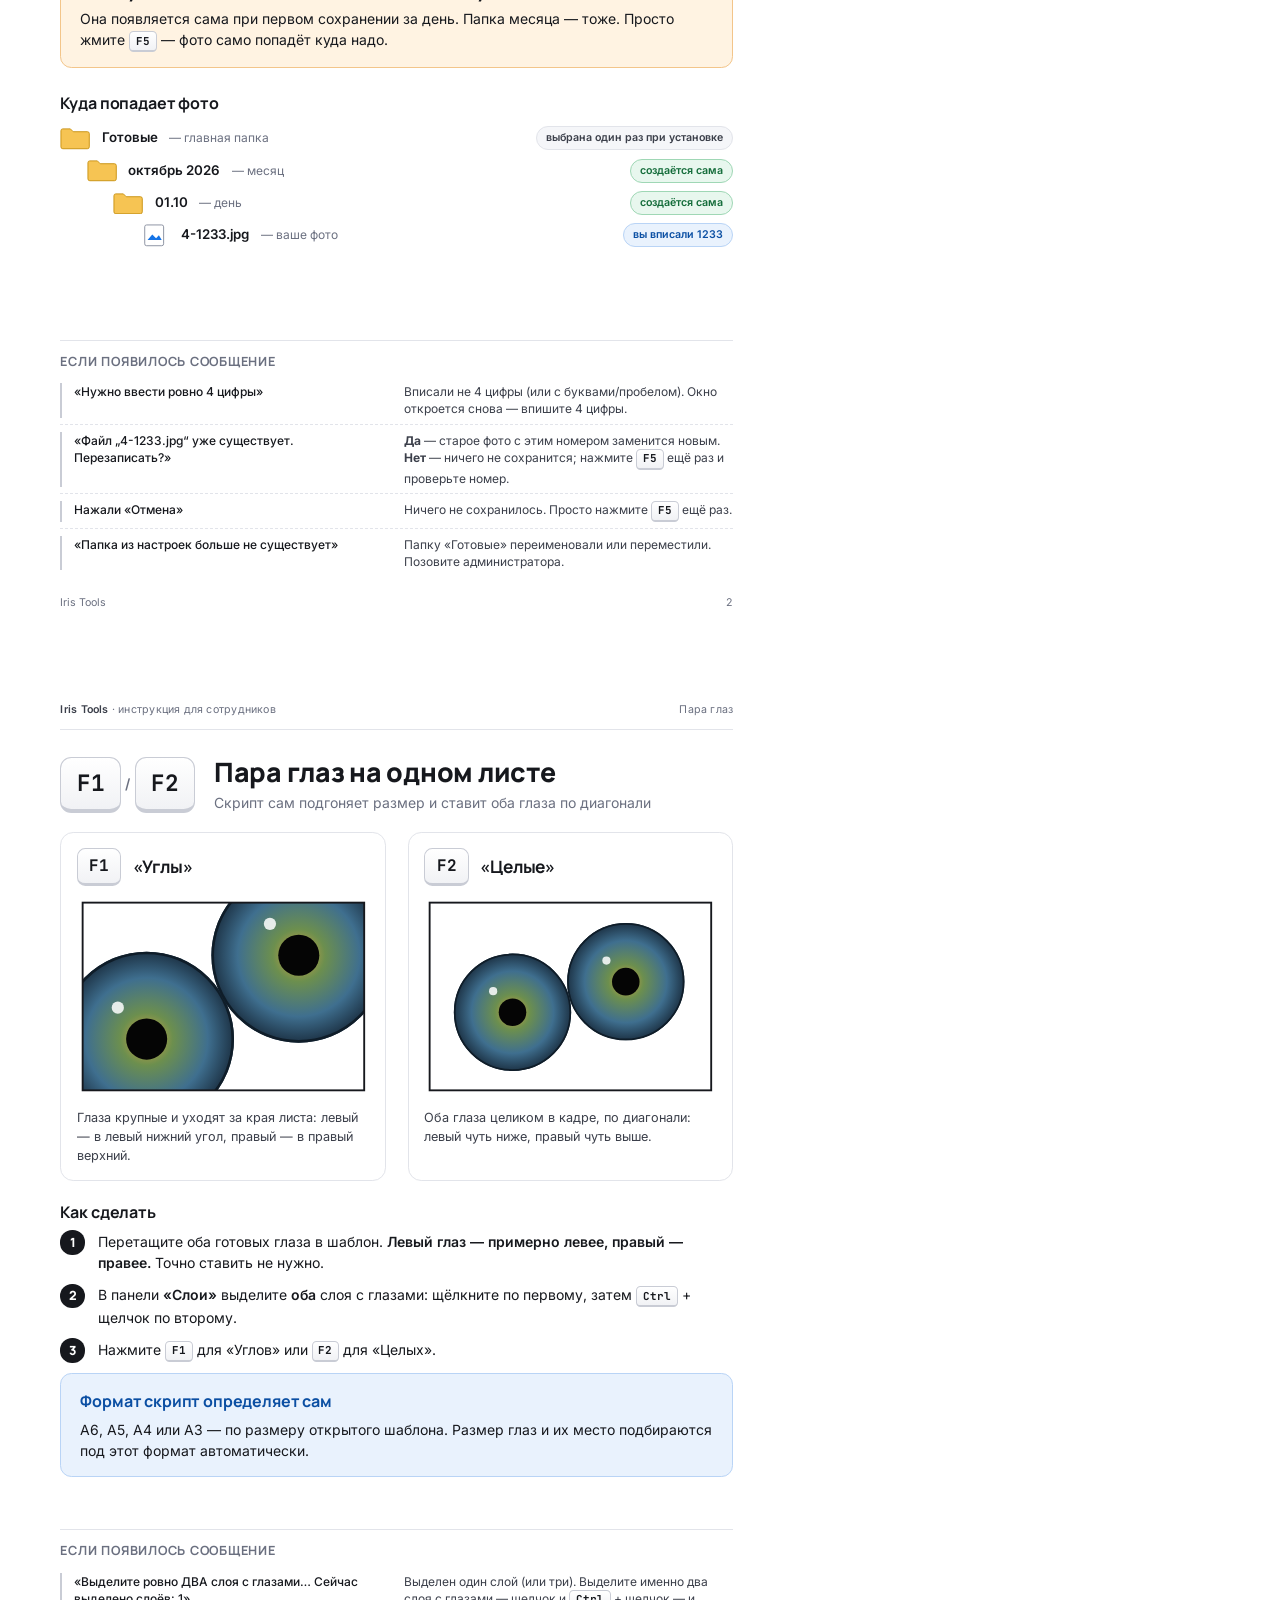
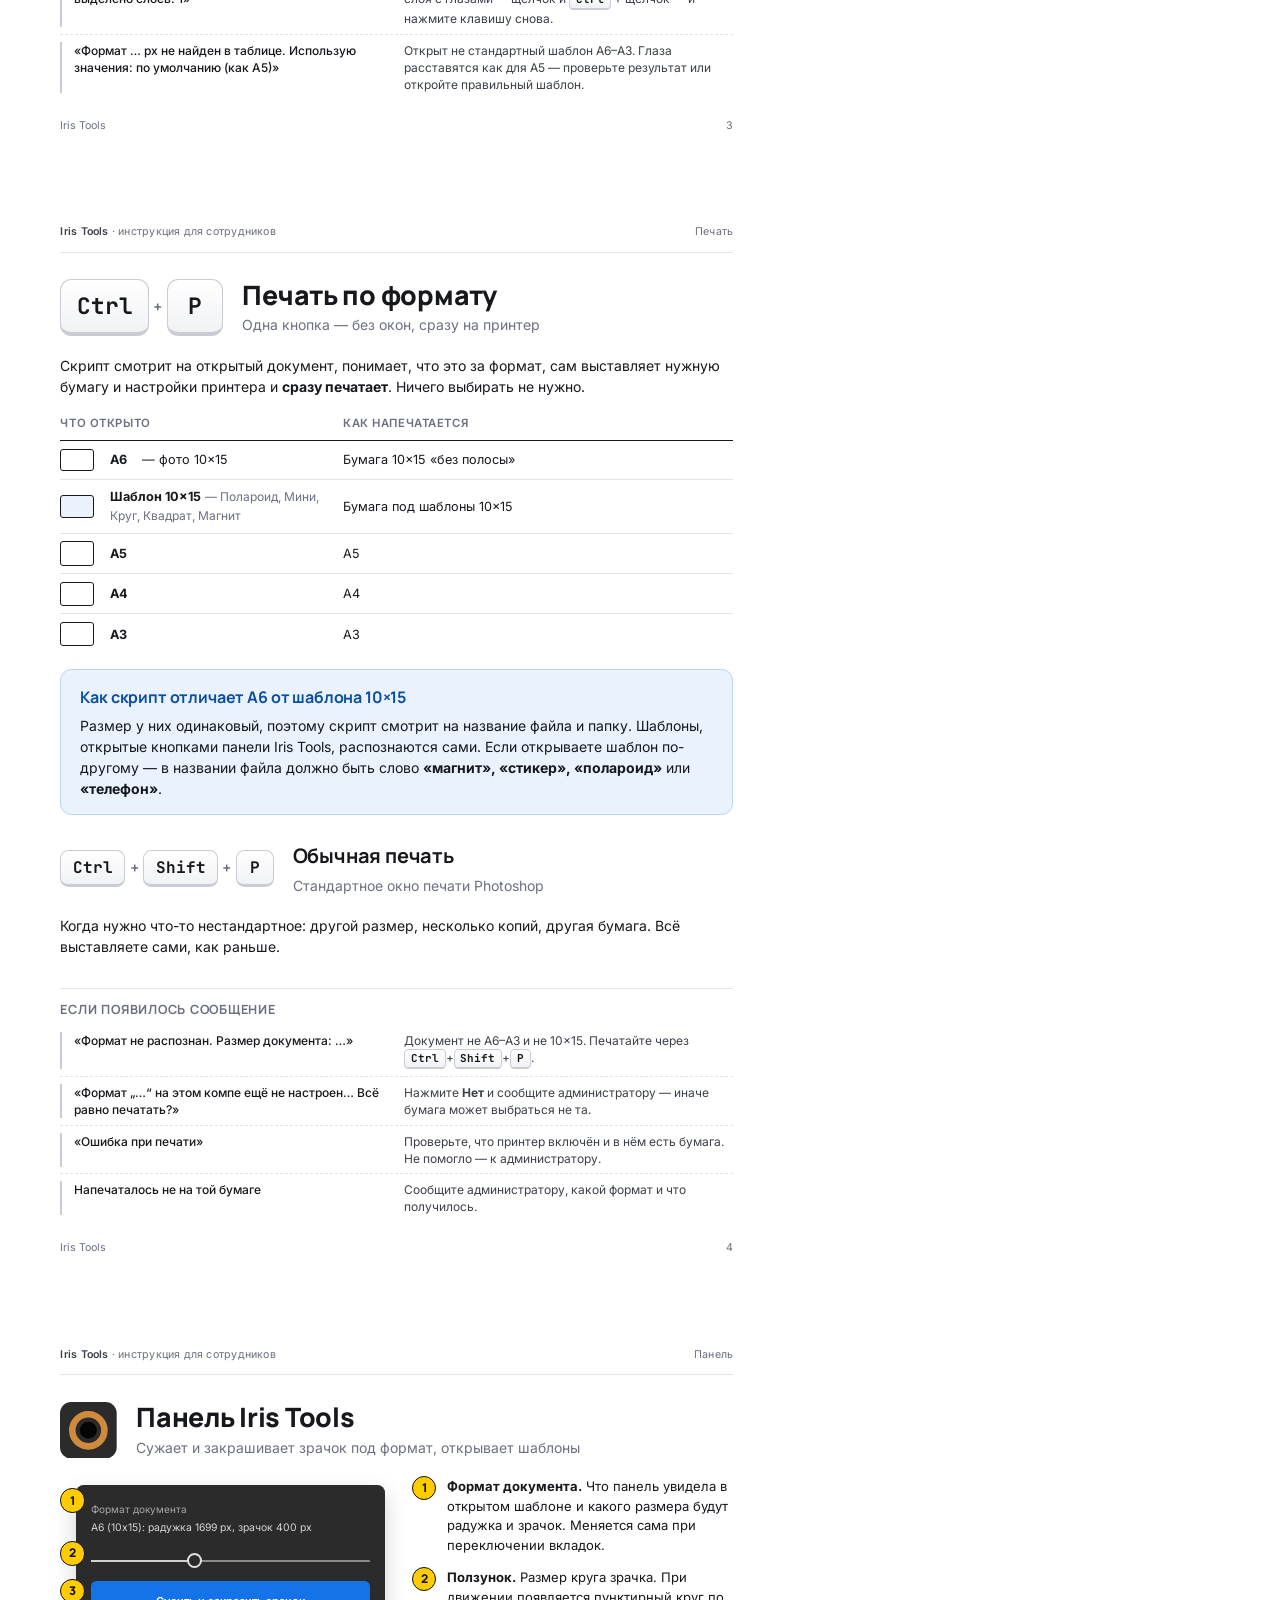
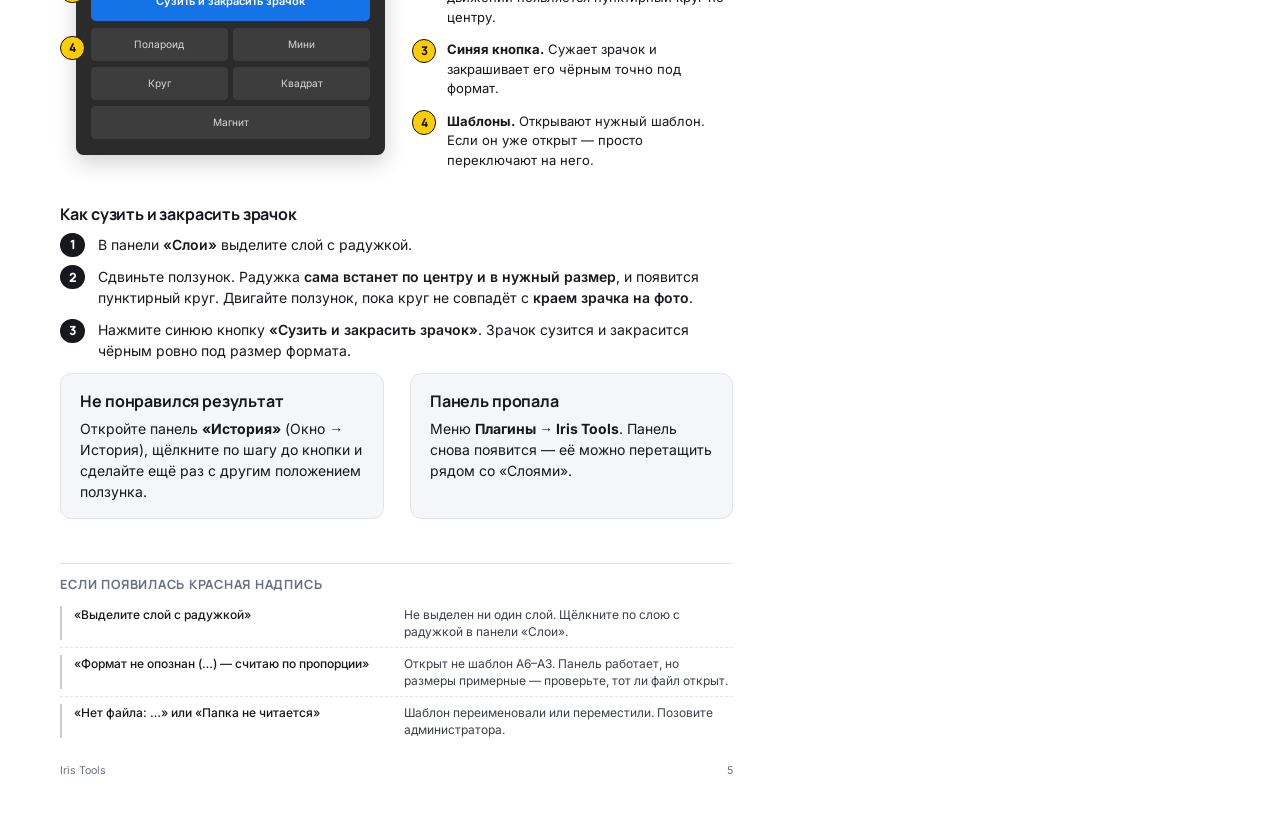
<file: docs/staff.html>
<!doctype html>
<html lang="ru">
<head>
<meta charset="utf-8">
<title>Iris Tools — инструкция для сотрудников</title>
<link rel="stylesheet" href="style.css">
<style>
  /* обложка-шпаргалка */
  .hero { margin-bottom: 8mm; }
  .hero .kicker {
    font-family: "Manrope", sans-serif; font-weight: 700; font-size: 10pt;
    color: var(--accent); letter-spacing: .12em; text-transform: uppercase; margin-bottom: 3mm;
  }
  .hero h1 { margin-bottom: 4mm; }
  .cards { display: grid; grid-template-columns: 1fr 1fr; gap: 5mm; }
  .card {
    border: 1px solid var(--line); border-radius: 3.5mm; padding: 5mm;
    display: flex; flex-direction: column; gap: 3mm; min-height: 47mm;
  }
  .card .keys { display: flex; align-items: center; min-height: 15mm; }
  .card h3 { font-size: 13pt; margin: 0; }
  .card p { margin: 0; color: var(--ink-2); font-size: 9.8pt; }
  .card .pg { margin-top: auto; font-size: 8.5pt; color: var(--muted); }
  .card.panel-card .keys .pill {
    height: 15mm; padding: 0 5mm; border-radius: 3mm; background: var(--accent); color: #fff;
    font-family: "Manrope", sans-serif; font-weight: 800; font-size: 13pt;
    display: flex; align-items: center; white-space: nowrap;
  }

  /* дерево папок */
  .tree { font-family: "Inter", sans-serif; font-size: 10pt; }
  .tree .row { display: flex; align-items: center; gap: 3mm; padding: 1.1mm 0; }
  .tree .ico { width: 8mm; height: 6mm; flex: none; }
  .tree .name { font-weight: 600; }
  .tree .tag {
    margin-left: auto; font-size: 8pt; font-weight: 600; padding: .8mm 2.4mm; border-radius: 10mm;
    white-space: nowrap;
  }
  .tag.once { background: var(--tint); color: var(--ink-2); border: 1px solid var(--line); }
  .tag.auto { background: var(--ok-soft); color: var(--ok); border: 1px solid var(--ok-line); }
  .tag.you  { background: var(--accent-soft); color: var(--accent-ink); border: 1px solid #b9d4f6; }
  .tree .l1 { padding-left: 7mm; }
  .tree .l2 { padding-left: 14mm; }
  .tree .l3 { padding-left: 21mm; }

  /* пары глаз */
  .layouts { display: flex; gap: 6mm; margin-bottom: 5mm; }
  .layout { flex: 1; border: 1px solid var(--line); border-radius: 3.5mm; padding: 4mm; }
  .layout .lh { display: flex; align-items: center; gap: 3mm; margin-bottom: 3mm; }
  .layout .lh h3 { margin: 0; font-size: 13pt; }
  .layout svg { width: 100%; height: auto; display: block; }
  .layout p { margin: 3mm 0 0; font-size: 9.5pt; color: var(--ink-2); }

  /* копия панели */
  .ps-panel {
    width: 82mm; background: #2b2b2b; border-radius: 2mm; padding: 4.5mm 4mm 4mm;
    font-family: "Inter", sans-serif; color: #e8e8e8; position: relative;
    box-shadow: 0 2mm 6mm rgba(0,0,0,.18);
  }
  .ps-panel .lbl { font-size: 7.5pt; color: #a8a8a8; margin-bottom: 1mm; }
  .ps-panel .fmt { font-size: 7.8pt; color: #d6d6d6; }
  .ps-panel .slider { position: relative; height: 9mm; margin: 2mm 0 1mm; }
  .ps-panel .slider .track { position: absolute; left: 0; right: 0; top: 4.3mm; height: .5mm; background: #8a8a8a; border-radius: 1mm; }
  .ps-panel .slider .fill { position: absolute; left: 0; width: 37%; top: 4.3mm; height: .5mm; background: #d0d0d0; }
  .ps-panel .slider .knob {
    position: absolute; left: 37%; top: 2.5mm; width: 4mm; height: 4mm; margin-left: -2mm;
    border-radius: 50%; border: .55mm solid #e0e0e0; background: #2b2b2b;
  }
  .ps-panel .blue {
    background: #1473e6; color: #fff; text-align: center; font-weight: 600; font-size: 8.3pt;
    border-radius: 1.4mm; padding: 3mm 0; margin-bottom: 2mm;
  }
  .ps-panel .grid { display: grid; grid-template-columns: 1fr 1fr; gap: 1.5mm; }
  .ps-panel .grid div {
    background: #3d3d3d; color: #d8d8d8; text-align: center; font-size: 7.6pt; padding: 2.4mm 0;
    border-radius: 1.2mm;
  }
  .ps-panel .grid .wide { grid-column: span 2; }
  .badge {
    position: absolute; width: 6.4mm; height: 6.4mm; border-radius: 50%;
    background: #ffcc00; color: #111; border: .5mm solid #111;
    font-family: "Manrope", sans-serif; font-weight: 800; font-size: 9pt;
    display: flex; align-items: center; justify-content: center;
  }
  .legend { list-style: none; padding: 0; margin: 0; }
  .legend li { display: flex; gap: 3mm; margin-bottom: 3.4mm; font-size: 9.8pt; }
  .legend .n {
    flex: none; width: 6.4mm; height: 6.4mm; border-radius: 50%; background: #ffcc00; border: .5mm solid #111;
    font-family: "Manrope", sans-serif; font-weight: 800; font-size: 9pt;
    display: flex; align-items: center; justify-content: center; margin-top: -.3mm;
  }

  /* форматы печати */
  .fmt-row { display: flex; align-items: center; gap: 4mm; }
  .sheet { flex: none; border: 1.4px solid var(--ink); border-radius: .8mm; background: #fff; }
</style>
</head>
<body>

<!-- ======================= 1. ШПАРГАЛКА ======================= -->
<section class="page">
  <div class="runhead"><span><b>Iris Tools</b> · инструкция для сотрудников</span><span>Photoshop</span></div>

  <div class="hero">
    <div class="kicker">Шпаргалка</div>
    <h1>Что нажимать<br>в Photoshop</h1>
    <p class="lead">Здесь только то, что вы делаете руками. Подробности по каждой кнопке — на следующих страницах.</p>
  </div>

  <div class="cards">
    <div class="card">
      <div class="keys"><span class="key big">F5</span></div>
      <h3>Сохранить фото</h3>
      <p>Вписать 4 цифры номера — и всё. Папка на сегодня создаётся сама.</p>
      <div class="pg">стр. 2</div>
    </div>
    <div class="card">
      <div class="keys"><span class="key big">F1</span><span class="plus">/</span><span class="key big">F2</span></div>
      <h3>Пара глаз: «Углы» / «Целые»</h3>
      <p>Выделить два слоя с глазами — скрипт сам расставит их по формату.</p>
      <div class="pg">стр. 3</div>
    </div>
    <div class="card">
      <div class="keys"><span class="key big">Ctrl</span><span class="plus">+</span><span class="key big">P</span></div>
      <h3>Печать по формату</h3>
      <p>Сразу печатает без окон. Формат (A6–A3, магниты, стикеры) скрипт понимает сам.</p>
      <div class="pg">стр. 4</div>
    </div>
    <div class="card">
      <div class="keys"><span class="key mid">Ctrl</span><span class="plus">+</span><span class="key mid">Shift</span><span class="plus">+</span><span class="key mid">P</span></div>
      <h3>Обычная печать</h3>
      <p>Привычное окно печати Photoshop — когда нужно выставить всё вручную.</p>
      <div class="pg">стр. 4</div>
    </div>
    <div class="card panel-card" style="grid-column: span 2; min-height: 0;">
      <div style="display:flex; gap:6mm; align-items:center;">
        <div class="keys"><div class="pill">Панель Iris Tools</div></div>
        <div>
          <h3 style="margin-bottom:1mm">Зрачок и шаблоны</h3>
          <p>Ползунок + синяя кнопка — сузить и закрасить зрачок точно под формат. Серые кнопки — открыть шаблон: Полароид, Мини, Круг, Квадрат, Магнит.</p>
        </div>
      </div>
      <div class="pg">стр. 5</div>
    </div>
  </div>

  <div class="callout good mt-auto mb0">
    <h3>Это делается само — ничего нажимать не нужно</h3>
    <p>Снимки с камеры сами выравниваются по зрачку. При открытии файла сами ставятся направляющие по центру. Папки для готовых фото создаются сами.</p>
  </div>
  <div class="folio"><span>Iris Tools</span><span>1</span></div>
</section>

<!-- ======================= 2. F5 ======================= -->
<section class="page">
  <div class="runhead"><span><b>Iris Tools</b> · инструкция для сотрудников</span><span>Сохранение</span></div>

  <div class="section-head">
    <div class="keys"><span class="key big">F5</span></div>
    <div>
      <h2>Сохранить готовое фото</h2>
      <div class="sub">Сохраняет открытый документ в JPEG в папку сегодняшнего дня</div>
    </div>
  </div>

  <div class="cols" style="margin-bottom:6mm">
    <div>
      <ol class="steps">
        <li>Нажмите <span class="key">F5</span>.</li>
        <li>Появится окно <b>«Запрос сценария»</b>. Впишите <b>только 4 цифры</b> номера фото — например <code>1233</code>. «4-» писать не нужно, оно подставится само.</li>
        <li>Нажмите <span class="key">Enter</span> или <b>OK</b>. Готово — файл <code>4-1233.jpg</code> сохранён.</li>
      </ol>
      <p class="small muted" style="margin-top:2mm">Открытый документ остаётся как был — сохраняется копия. Можно дальше печатать.</p>
    </div>
    <div style="flex:1.05">
      <div class="win">
        <div class="bar"><span>Запрос сценария</span><span class="x">✕</span></div>
        <div class="body">
          <div class="text">Номер фото (4-____), ровно 4 цифры:</div>
          <div class="btns"><div class="btn def">OK</div><div class="btn">Отмена</div></div>
        </div>
        <div class="input">1233<span class="caret"></span></div>
      </div>
    </div>
  </div>

  <div class="callout important">
    <div class="big-line">Папку с готовыми на день создавать НЕ нужно</div>
    <p>Она появляется сама при первом сохранении за день. Папка месяца — тоже. Просто жмите <span class="key">F5</span> — фото само попадёт куда надо.</p>
  </div>

  <h3 style="margin-top:2mm">Куда попадает фото</h3>
  <div class="tree" style="margin-bottom:4mm">
    <div class="row">
      <svg class="ico" viewBox="0 0 32 24"><path d="M1 4a2 2 0 0 1 2-2h8l3 3h15a2 2 0 0 1 2 2v14a2 2 0 0 1-2 2H3a2 2 0 0 1-2-2z" fill="#f6c453" stroke="#c99212"/></svg>
      <span class="name">Готовые</span><span class="muted small">— главная папка</span>
      <span class="tag once">выбрана один раз при установке</span>
    </div>
    <div class="row l1">
      <svg class="ico" viewBox="0 0 32 24"><path d="M1 4a2 2 0 0 1 2-2h8l3 3h15a2 2 0 0 1 2 2v14a2 2 0 0 1-2 2H3a2 2 0 0 1-2-2z" fill="#f6c453" stroke="#c99212"/></svg>
      <span class="name">октябрь 2026</span><span class="muted small">— месяц</span>
      <span class="tag auto">создаётся сама</span>
    </div>
    <div class="row l2">
      <svg class="ico" viewBox="0 0 32 24"><path d="M1 4a2 2 0 0 1 2-2h8l3 3h15a2 2 0 0 1 2 2v14a2 2 0 0 1-2 2H3a2 2 0 0 1-2-2z" fill="#f6c453" stroke="#c99212"/></svg>
      <span class="name">01.10</span><span class="muted small">— день</span>
      <span class="tag auto">создаётся сама</span>
    </div>
    <div class="row l3">
      <svg class="ico" viewBox="0 0 32 24"><rect x="5" y="1" width="20" height="22" rx="2" fill="#fff" stroke="#8a90a0"/><path d="M8 17l5-6 4 4 3-3 3 5z" fill="#1473e6"/></svg>
      <span class="name">4-1233.jpg</span><span class="muted small">— ваше фото</span>
      <span class="tag you">вы вписали 1233</span>
    </div>
  </div>

  <div class="msgs">
    <h3>Если появилось сообщение</h3>
    <div class="msg"><div class="q">«Нужно ввести ровно 4 цифры»</div><div class="a">Вписали не 4 цифры (или с буквами/пробелом). Окно откроется снова — впишите 4 цифры.</div></div>
    <div class="msg"><div class="q">«Файл „4-1233.jpg“ уже существует. Перезаписать?»</div><div class="a"><b>Да</b> — старое фото с этим номером заменится новым. <b>Нет</b> — ничего не сохранится; нажмите <span class="key">F5</span> ещё раз и проверьте номер.</div></div>
    <div class="msg"><div class="q">Нажали «Отмена»</div><div class="a">Ничего не сохранилось. Просто нажмите <span class="key">F5</span> ещё раз.</div></div>
    <div class="msg"><div class="q">«Папка из настроек больше не существует»</div><div class="a">Папку «Готовые» переименовали или переместили. Позовите администратора.</div></div>
  </div>
  <div class="folio"><span>Iris Tools</span><span>2</span></div>
</section>

<!-- ======================= 3. F1 / F2 ======================= -->
<section class="page">
  <div class="runhead"><span><b>Iris Tools</b> · инструкция для сотрудников</span><span>Пара глаз</span></div>

  <div class="section-head">
    <div class="keys"><span class="key big">F1</span><span class="plus">/</span><span class="key big">F2</span></div>
    <div>
      <h2>Пара глаз на одном листе</h2>
      <div class="sub">Скрипт сам подгоняет размер и ставит оба глаза по диагонали</div>
    </div>
  </div>

  <svg width="0" height="0" style="position:absolute">
    <defs>
      <radialGradient id="iris" cx="50%" cy="50%" r="50%">
        <stop offset="0%" stop-color="#d9a441"/>
        <stop offset="30%" stop-color="#6c8f4e"/>
        <stop offset="70%" stop-color="#3f6f8f"/>
        <stop offset="100%" stop-color="#1d3346"/>
      </radialGradient>
      <g id="eye">
        <circle r="1" fill="url(#iris)"/>
        <circle r="0.985" fill="none" stroke="#0f1d29" stroke-width="0.03"/>
        <circle r="0.235" fill="#050505"/>
        <circle cx="-0.33" cy="-0.36" r="0.07" fill="#fff" opacity=".85"/>
      </g>
      <clipPath id="sheet"><rect x="0" y="0" width="300" height="200"/></clipPath>
    </defs>
  </svg>

  <div class="layouts">
    <div class="layout">
      <div class="lh"><span class="key mid">F1</span><h3>«Углы»</h3></div>
      <svg viewBox="-6 -6 312 212">
        <g clip-path="url(#sheet)">
          <rect width="300" height="200" fill="#fff"/>
          <use href="#eye" transform="translate(68.2 145.4) scale(93.1)"/>
          <use href="#eye" transform="translate(230.3 56.1) scale(93.1)"/>
        </g>
        <rect width="300" height="200" fill="none" stroke="#16181d" stroke-width="2"/>
      </svg>
      <p>Глаза крупные и уходят за края листа: левый — в левый нижний угол, правый — в правый верхний.</p>
    </div>
    <div class="layout">
      <div class="lh"><span class="key mid">F2</span><h3>«Целые»</h3></div>
      <svg viewBox="-6 -6 312 212">
        <g clip-path="url(#sheet)">
          <rect width="300" height="200" fill="#fff"/>
          <use href="#eye" transform="translate(88.3 116.8) scale(62.5)"/>
          <use href="#eye" transform="translate(209 84.2) scale(62.5)"/>
        </g>
        <rect width="300" height="200" fill="none" stroke="#16181d" stroke-width="2"/>
      </svg>
      <p>Оба глаза целиком в кадре, по диагонали: левый чуть ниже, правый чуть выше.</p>
    </div>
  </div>

  <h3>Как сделать</h3>
  <ol class="steps">
    <li>Перетащите оба готовых глаза в шаблон. <b>Левый глаз — примерно левее, правый — правее.</b> Точно ставить не нужно.</li>
    <li>В панели <b>«Слои»</b> выделите <b>оба</b> слоя с глазами: щёлкните по первому, затем <span class="key">Ctrl</span> + щелчок по второму.</li>
    <li>Нажмите <span class="key">F1</span> для «Углов» или <span class="key">F2</span> для «Целых».</li>
  </ol>

  <div class="callout info">
    <h3>Формат скрипт определяет сам</h3>
    <p>A6, A5, A4 или A3 — по размеру открытого шаблона. Размер глаз и их место подбираются под этот формат автоматически.</p>
  </div>

  <div class="msgs">
    <h3>Если появилось сообщение</h3>
    <div class="msg"><div class="q">«Выделите ровно ДВА слоя с глазами… Сейчас выделено слоёв: 1»</div><div class="a">Выделен один слой (или три). Выделите именно два слоя с глазами — щелчок и <span class="key">Ctrl</span> + щелчок — и нажмите клавишу снова.</div></div>
    <div class="msg"><div class="q">«Формат … px не найден в таблице. Использую значения: по умолчанию (как А5)»</div><div class="a">Открыт не стандартный шаблон A6–A3. Глаза расставятся как для A5 — проверьте результат или откройте правильный шаблон.</div></div>
  </div>
  <div class="folio"><span>Iris Tools</span><span>3</span></div>
</section>

<!-- ======================= 4. ПЕЧАТЬ ======================= -->
<section class="page">
  <div class="runhead"><span><b>Iris Tools</b> · инструкция для сотрудников</span><span>Печать</span></div>

  <div class="section-head">
    <div class="keys"><span class="key big">Ctrl</span><span class="plus">+</span><span class="key big">P</span></div>
    <div>
      <h2>Печать по формату</h2>
      <div class="sub">Одна кнопка — без окон, сразу на принтер</div>
    </div>
  </div>

  <p>Скрипт смотрит на открытый документ, понимает, что это за формат, сам выставляет нужную бумагу и настройки принтера и <b>сразу печатает</b>. Ничего выбирать не нужно.</p>

  <table class="t" style="margin-top:2mm">
    <thead><tr><th style="width:42%">Что открыто</th><th>Как напечатается</th></tr></thead>
    <tbody>
      <tr><td><div class="fmt-row"><span class="sheet" style="width:9mm;height:6mm"></span><b>A6</b> — фото 10×15</div></td><td>Бумага 10×15 «без полосы»</td></tr>
      <tr><td><div class="fmt-row"><span class="sheet" style="width:9mm;height:6mm;background:var(--accent-soft)"></span><span><b>Шаблон 10×15</b> <span class="small muted">— Полароид, Мини, Круг, Квадрат, Магнит</span></span></div></td><td>Бумага под шаблоны 10×15</td></tr>
      <tr><td><div class="fmt-row"><span class="sheet" style="width:9mm;height:6.4mm"></span><b>A5</b></div></td><td>A5</td></tr>
      <tr><td><div class="fmt-row"><span class="sheet" style="width:9mm;height:6.4mm"></span><b>A4</b></div></td><td>A4</td></tr>
      <tr><td><div class="fmt-row"><span class="sheet" style="width:9mm;height:6.4mm"></span><b>A3</b></div></td><td>A3</td></tr>
    </tbody>
  </table>

  <div class="callout info">
    <h3>Как скрипт отличает A6 от шаблона 10×15</h3>
    <p>Размер у них одинаковый, поэтому скрипт смотрит на название файла и папку. Шаблоны, открытые кнопками панели Iris Tools, распознаются сами. Если открываете шаблон по-другому — в названии файла должно быть слово <b>«магнит», «стикер», «полароид»</b> или <b>«телефон»</b>.</p>
  </div>

  <div class="section-head" style="margin-top:3mm">
    <div class="keys"><span class="key mid">Ctrl</span><span class="plus">+</span><span class="key mid">Shift</span><span class="plus">+</span><span class="key mid">P</span></div>
    <div>
      <h3 style="font-size:15pt;margin:0">Обычная печать</h3>
      <div class="sub">Стандартное окно печати Photoshop</div>
    </div>
  </div>
  <p>Когда нужно что-то нестандартное: другой размер, несколько копий, другая бумага. Всё выставляете сами, как раньше.</p>

  <div class="msgs">
    <h3>Если появилось сообщение</h3>
    <div class="msg"><div class="q">«Формат не распознан. Размер документа: …»</div><div class="a">Документ не A6–A3 и не 10×15. Печатайте через <span class="key">Ctrl</span>+<span class="key">Shift</span>+<span class="key">P</span>.</div></div>
    <div class="msg"><div class="q">«Формат „…“ на этом компе ещё не настроен… Всё равно печатать?»</div><div class="a">Нажмите <b>Нет</b> и сообщите администратору — иначе бумага может выбраться не та.</div></div>
    <div class="msg"><div class="q">«Ошибка при печати»</div><div class="a">Проверьте, что принтер включён и в нём есть бумага. Не помогло — к администратору.</div></div>
    <div class="msg"><div class="q">Напечаталось не на той бумаге</div><div class="a">Сообщите администратору, какой формат и что получилось.</div></div>
  </div>
  <div class="folio"><span>Iris Tools</span><span>4</span></div>
</section>

<!-- ======================= 5. ПАНЕЛЬ ======================= -->
<section class="page">
  <div class="runhead"><span><b>Iris Tools</b> · инструкция для сотрудников</span><span>Панель</span></div>

  <div class="section-head">
    <svg width="15mm" height="15mm" viewBox="0 0 60 60" style="flex:none"><rect width="60" height="60" rx="12" fill="#2b2b2b"/><circle cx="30" cy="30" r="17" fill="none" stroke="#d08a3c" stroke-width="7"/><circle cx="30" cy="30" r="9" fill="#050505"/></svg>
    <div>
      <h2>Панель Iris Tools</h2>
      <div class="sub">Сужает и закрашивает зрачок под формат, открывает шаблоны</div>
    </div>
  </div>

  <div class="cols" style="align-items:flex-start; margin-bottom:5mm">
    <div style="flex:none; position:relative; padding: 2mm 0 0 4mm">
      <div class="ps-panel">
        <div class="lbl">Формат документа</div>
        <div class="fmt">А6 (10x15): радужка 1699 px, зрачок 400 px</div>
        <div class="slider"><div class="track"></div><div class="fill"></div><div class="knob"></div></div>
        <div class="blue">Сузить и закрасить зрачок</div>
        <div class="grid">
          <div>Полароид</div><div>Мини</div>
          <div>Круг</div><div>Квадрат</div>
          <div class="wide">Магнит</div>
        </div>
      </div>
      <div class="badge" style="left:0; top:3mm">1</div>
      <div class="badge" style="left:0; top:17mm">2</div>
      <div class="badge" style="left:0; top:27mm">3</div>
      <div class="badge" style="left:0; top:42mm">4</div>
    </div>
    <div>
      <ul class="legend">
        <li><span class="n">1</span><div><b>Формат документа.</b> Что панель увидела в открытом шаблоне и какого размера будут радужка и зрачок. Меняется сама при переключении вкладок.</div></li>
        <li><span class="n">2</span><div><b>Ползунок.</b> Размер круга зрачка. При движении появляется пунктирный круг по центру.</div></li>
        <li><span class="n">3</span><div><b>Синяя кнопка.</b> Сужает зрачок и закрашивает его чёрным точно под формат.</div></li>
        <li><span class="n">4</span><div><b>Шаблоны.</b> Открывают нужный шаблон. Если он уже открыт — просто переключают на него.</div></li>
      </ul>
    </div>
  </div>

  <h3>Как сузить и закрасить зрачок</h3>
  <ol class="steps">
    <li>В панели <b>«Слои»</b> выделите слой с радужкой.</li>
    <li>Сдвиньте ползунок. Радужка <b>сама встанет по центру и в нужный размер</b>, и появится пунктирный круг. Двигайте ползунок, пока круг не совпадёт с <b>краем зрачка на фото</b>.</li>
    <li>Нажмите синюю кнопку <b>«Сузить и закрасить зрачок»</b>. Зрачок сузится и закрасится чёрным ровно под размер формата.</li>
  </ol>

  <div class="cols">
    <div class="callout">
      <h3>Не понравился результат</h3>
      <p>Откройте панель <b>«История»</b> (Окно → История), щёлкните по шагу до кнопки и сделайте ещё раз с другим положением ползунка.</p>
    </div>
    <div class="callout">
      <h3>Панель пропала</h3>
      <p>Меню <b>Плагины → Iris Tools</b>. Панель снова появится — её можно перетащить рядом со «Слоями».</p>
    </div>
  </div>

  <div class="msgs">
    <h3>Если появилась красная надпись</h3>
    <div class="msg"><div class="q">«Выделите слой с радужкой»</div><div class="a">Не выделен ни один слой. Щёлкните по слою с радужкой в панели «Слои».</div></div>
    <div class="msg"><div class="q">«Формат не опознан (…) — считаю по пропорции»</div><div class="a">Открыт не шаблон A6–A3. Панель работает, но размеры примерные — проверьте, тот ли файл открыт.</div></div>
    <div class="msg"><div class="q">«Нет файла: …» или «Папка не читается»</div><div class="a">Шаблон переименовали или переместили. Позовите администратора.</div></div>
  </div>
  <div class="folio"><span>Iris Tools</span><span>5</span></div>
</section>

</body>
</html>
</file>
<file: docs/style.css>
@import url("fonts/fonts.css");

:root {
  --ink: #16181d;
  --ink-2: #3b3f4a;
  --muted: #6b7080;
  --line: #e2e4ea;
  --paper: #ffffff;
  --tint: #f5f6f9;
  --accent: #1473e6;
  --accent-ink: #0b4fa3;
  --accent-soft: #e9f2fd;
  --warn: #9a4b00;
  --warn-soft: #fff3e2;
  --warn-line: #f3c58a;
  --ok: #146c3a;
  --ok-soft: #e8f7ee;
  --ok-line: #9fd7b5;
  --bad: #b42318;
  --bad-soft: #fdecea;
}

@page { size: A4; margin: 0; }

* { box-sizing: border-box; }

html, body {
  margin: 0;
  padding: 0;
  background: var(--paper);
  color: var(--ink);
  font-family: "Inter", sans-serif;
  font-size: 10.5pt;
  line-height: 1.5;
  -webkit-print-color-adjust: exact;
  print-color-adjust: exact;
}

.page {
  width: 210mm;
  height: 297mm;
  padding: 15mm 16mm 16mm;
  position: relative;
  overflow: hidden;
  page-break-after: always;
  break-after: page;
  display: flex;
  flex-direction: column;
}
.page:last-child { page-break-after: auto; break-after: auto; }

/* ---------- колонтитулы ---------- */
.runhead {
  display: flex;
  justify-content: space-between;
  align-items: center;
  font-size: 8pt;
  color: var(--muted);
  letter-spacing: .02em;
  padding-bottom: 3mm;
  border-bottom: 1px solid var(--line);
  margin-bottom: 7mm;
}
.runhead b { color: var(--ink-2); font-weight: 600; }
.folio {
  position: absolute;
  bottom: 9mm;
  left: 16mm;
  right: 16mm;
  display: flex;
  justify-content: space-between;
  font-size: 8pt;
  color: var(--muted);
}

/* ---------- заголовки ---------- */
h1, h2, h3 {
  font-family: "Manrope", sans-serif;
  margin: 0;
  color: var(--ink);
  letter-spacing: -0.01em;
}
h1 { font-size: 30pt; font-weight: 800; line-height: 1.1; }
h2 { font-size: 20pt; font-weight: 800; line-height: 1.15; }
h3 { font-size: 12pt; font-weight: 700; margin-bottom: 2mm; }
p { margin: 0 0 3mm; }
.lead { font-size: 12pt; color: var(--ink-2); line-height: 1.45; }
.muted { color: var(--muted); }
.small { font-size: 9pt; }

.section-head {
  display: flex;
  align-items: center;
  gap: 5mm;
  margin-bottom: 5mm;
}
.section-head .keys { flex: none; }
.section-head .sub { color: var(--muted); font-size: 10.5pt; margin-top: 1mm; }

.step-no {
  flex: none;
  width: 13mm;
  height: 13mm;
  border-radius: 50%;
  background: var(--accent);
  color: #fff;
  font-family: "Manrope", sans-serif;
  font-weight: 800;
  font-size: 17pt;
  display: flex;
  align-items: center;
  justify-content: center;
}

/* ---------- клавиши ---------- */
.key {
  display: inline-flex;
  align-items: center;
  justify-content: center;
  min-width: 5.6mm;
  height: 5.4mm;
  padding: 0 1.5mm;
  border: 1px solid #c9ccd5;
  border-bottom-width: 2px;
  border-radius: 1.2mm;
  background: linear-gradient(#ffffff, #f1f2f5);
  font-family: "JetBrains Mono", monospace;
  font-weight: 700;
  font-size: 8.2pt;
  color: var(--ink);
  line-height: 1;
  white-space: nowrap;
  vertical-align: middle;
}
.key.big {
  min-width: 15mm;
  height: 15mm;
  padding: 0 4mm;
  font-size: 17pt;
  border-radius: 3mm;
  border-bottom-width: 4px;
}
.key.mid {
  min-width: 10mm;
  height: 10mm;
  padding: 0 3mm;
  font-size: 12pt;
  border-radius: 2.2mm;
  border-bottom-width: 3px;
}
.plus { color: var(--muted); font-weight: 600; margin: 0 1.2mm; }

/* ---------- шаги ---------- */
ol.steps {
  list-style: none;
  counter-reset: s;
  margin: 0;
  padding: 0;
}
ol.steps > li {
  counter-increment: s;
  position: relative;
  padding-left: 10mm;
  margin-bottom: 3mm;
}
ol.steps > li::before {
  content: counter(s);
  position: absolute;
  left: 0;
  top: -0.2mm;
  width: 6.4mm;
  height: 6.4mm;
  border-radius: 50%;
  background: var(--ink);
  color: #fff;
  font-family: "Manrope", sans-serif;
  font-weight: 800;
  font-size: 9.5pt;
  display: flex;
  align-items: center;
  justify-content: center;
}
ol.steps > li b { font-weight: 600; }

ul.dots { margin: 0 0 2mm; padding-left: 5mm; }
ul.dots li { margin-bottom: 1.4mm; }

/* ---------- плашки ---------- */
.callout {
  border-radius: 3mm;
  padding: 4mm 5mm;
  margin: 0 0 4mm;
  border: 1px solid var(--line);
  background: var(--tint);
}
.callout h3 { margin-bottom: 1.5mm; }
.callout p:last-child { margin-bottom: 0; }
.callout.important { background: var(--warn-soft); border-color: var(--warn-line); }
.callout.important h3 { color: var(--warn); }
.callout.good { background: var(--ok-soft); border-color: var(--ok-line); }
.callout.good h3 { color: var(--ok); }
.callout.info { background: var(--accent-soft); border-color: #b9d4f6; }
.callout.info h3 { color: var(--accent-ink); }
.callout .big-line {
  font-family: "Manrope", sans-serif;
  font-weight: 800;
  font-size: 14pt;
  line-height: 1.25;
  margin-bottom: 1.5mm;
}

/* ---------- сообщения ---------- */
.msgs { border-top: 1px solid var(--line); margin-top: auto; padding-top: 3mm; margin-bottom: 2mm; }
.msgs h3 { font-size: 9.5pt; color: var(--muted); text-transform: uppercase; letter-spacing: .06em; margin-bottom: 1.5mm; }
.msg {
  display: grid;
  grid-template-columns: 1fr 1fr;
  gap: 4mm;
  padding: 1.8mm 0;
  border-bottom: 1px dashed var(--line);
  font-size: 9pt;
  line-height: 1.42;
}
.msg:last-child { border-bottom: none; }
.msg .q {
  font-family: "Inter", sans-serif;
  font-weight: 500;
  color: var(--ink);
  padding-left: 3mm;
  border-left: 2.5px solid #c9ccd5;
}
.msg .a { color: var(--ink-2); }

/* ---------- код / пути ---------- */
code, .path {
  font-family: "JetBrains Mono", monospace;
  font-size: 8.6pt;
  background: var(--tint);
  border: 1px solid var(--line);
  border-radius: 1.2mm;
  padding: 0.2mm 1.4mm;
  color: var(--ink);
  word-break: normal;
  overflow-wrap: anywhere;
}
pre.code {
  font-family: "JetBrains Mono", monospace;
  font-size: 8.6pt;
  background: #1b1d23;
  color: #e9ebf0;
  border-radius: 2.4mm;
  padding: 3mm 4mm;
  margin: 0 0 3mm;
  white-space: pre-wrap;
  word-break: break-all;
}
pre.code .hl { color: #ffd479; }

/* ---------- таблицы ---------- */
table.t {
  width: 100%;
  border-collapse: collapse;
  font-size: 9.5pt;
  margin-bottom: 4mm;
}
table.t th {
  text-align: left;
  font-weight: 600;
  font-size: 8.5pt;
  color: var(--muted);
  text-transform: uppercase;
  letter-spacing: .05em;
  padding: 0 3mm 2mm 0;
  border-bottom: 1.5px solid var(--ink);
}
table.t td {
  padding: 2mm 3mm 2mm 0;
  border-bottom: 1px solid var(--line);
  vertical-align: middle;
}
table.t tr:last-child td { border-bottom: none; }
table.t td.nowrap { white-space: nowrap; }

/* ---------- сетка ---------- */
.cols { display: flex; gap: 7mm; }
.cols > * { flex: 1; min-width: 0; }
.mt-auto { margin-top: auto; }
.mb0 { margin-bottom: 0 !important; }

/* ---------- копия окна Windows ---------- */
.win {
  border: 1px solid #c7c9cf;
  border-radius: 2mm;
  background: #f3f3f3;
  box-shadow: 0 2mm 6mm rgba(0,0,0,.12);
  font-family: "Segoe UI", "Inter", sans-serif;
  overflow: hidden;
}
.win .bar {
  background: #ffffff;
  padding: 2.2mm 3.5mm;
  font-size: 8.5pt;
  display: flex;
  justify-content: space-between;
  border-bottom: 1px solid #e3e3e3;
}
.win .bar .x { color: #555; }
.win .body { padding: 4mm 4mm 4mm 5mm; display: flex; gap: 4mm; }
.win .text { flex: 1; font-size: 9pt; padding-top: 1mm; }
.win .btns { display: flex; flex-direction: column; gap: 2mm; }
.win .btn {
  width: 22mm;
  padding: 1.4mm 0;
  text-align: center;
  font-size: 8.5pt;
  background: #fdfdfd;
  border: 1px solid #c4c4c4;
  border-radius: 1mm;
}
.win .btn.def { border: 1.5px solid #0067c0; }
.win .input {
  margin: 0 4mm 4mm 5mm;
  background: #fff;
  border: 1px solid #d0d0d0;
  border-bottom: 2px solid #0067c0;
  padding: 1.6mm 2mm;
  font-size: 10pt;
  font-family: "Segoe UI", "Inter", sans-serif;
}
.caret { display: inline-block; width: 1px; height: 4mm; background: #111; vertical-align: -0.8mm; margin-left: .3mm; }
</file>
